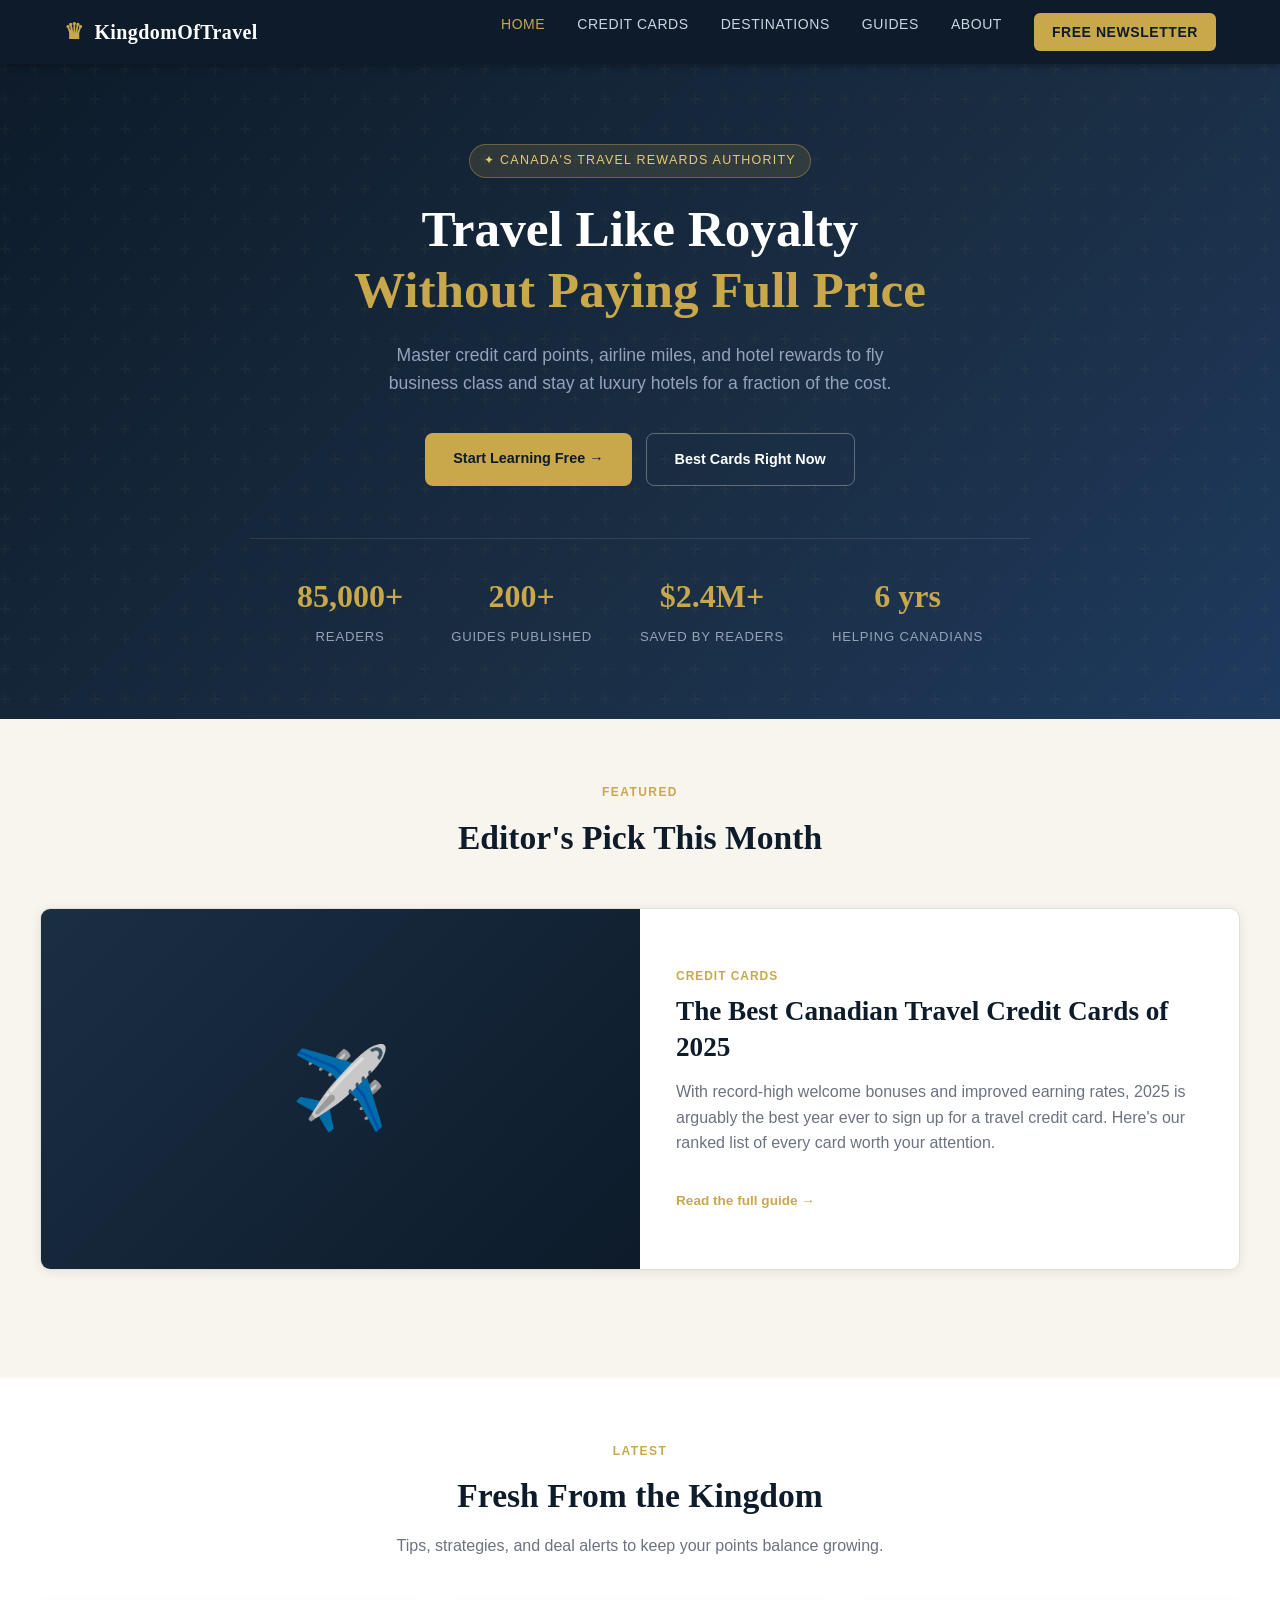
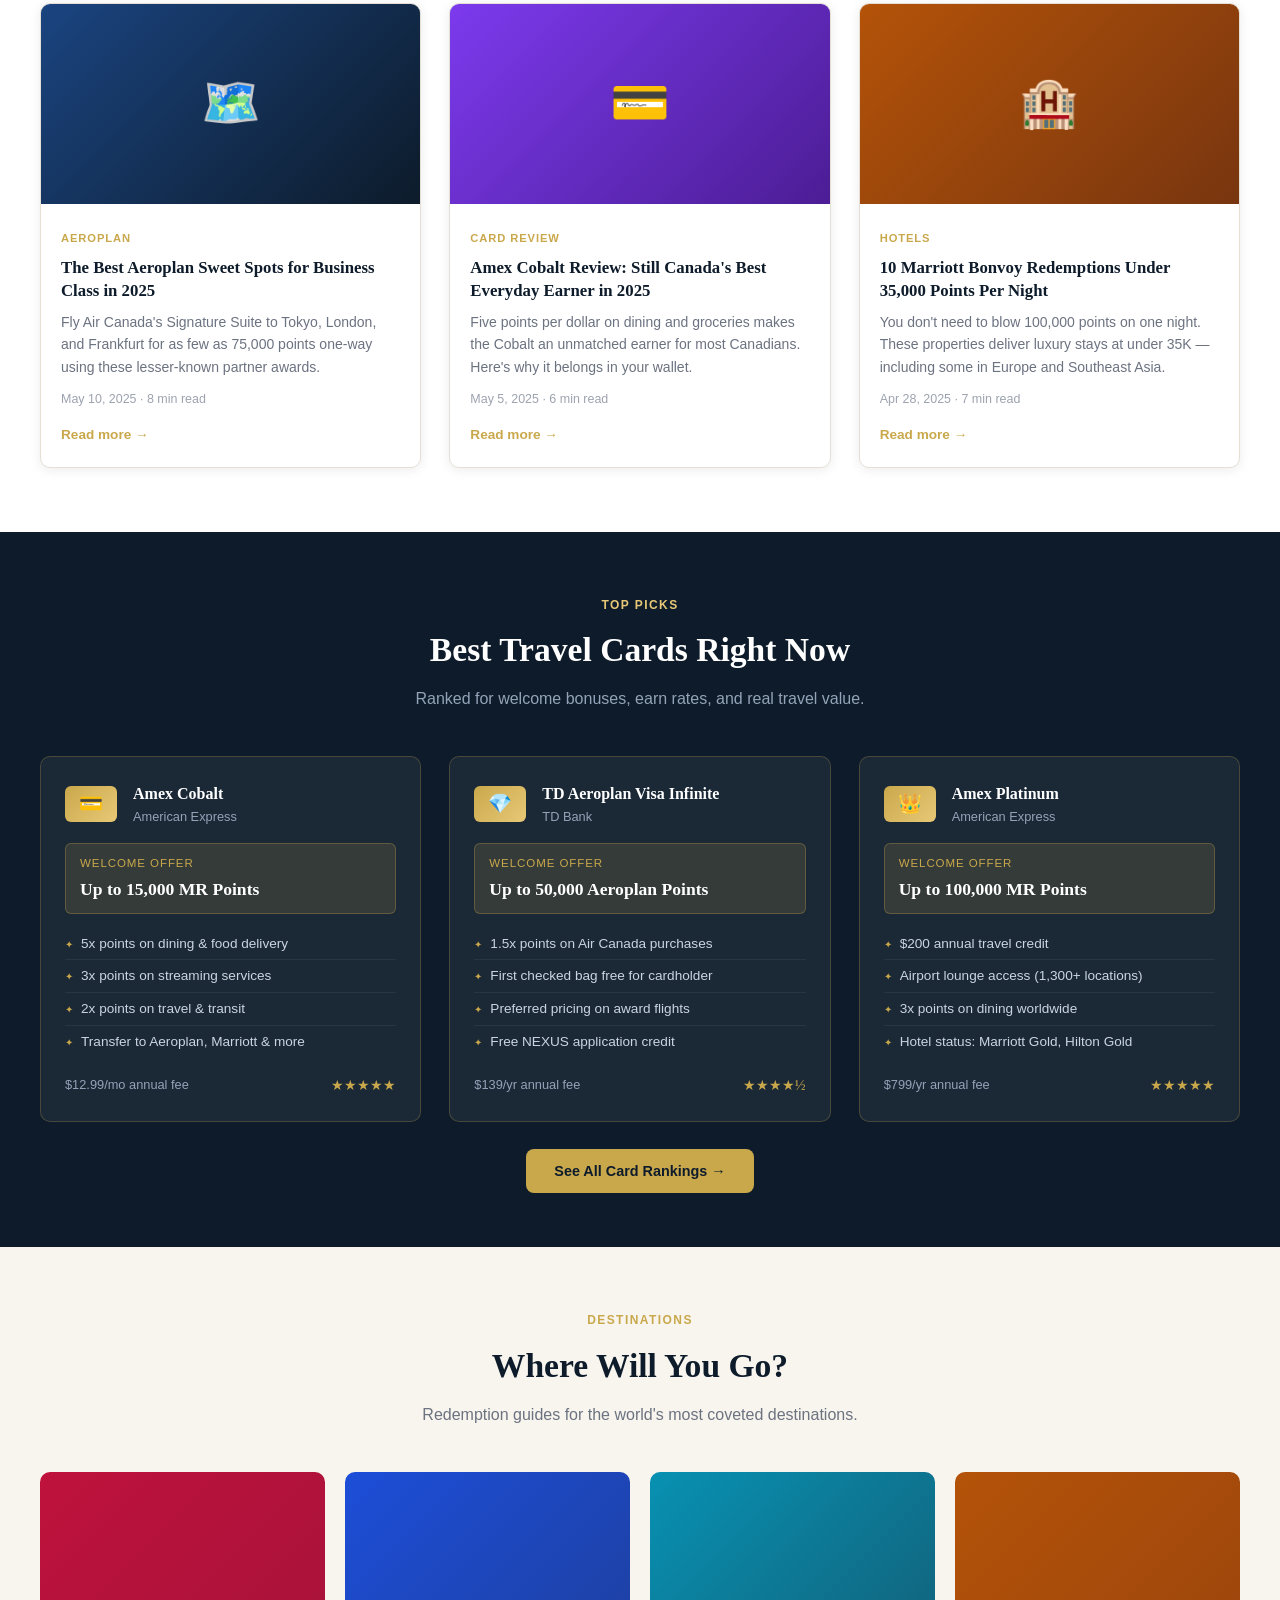
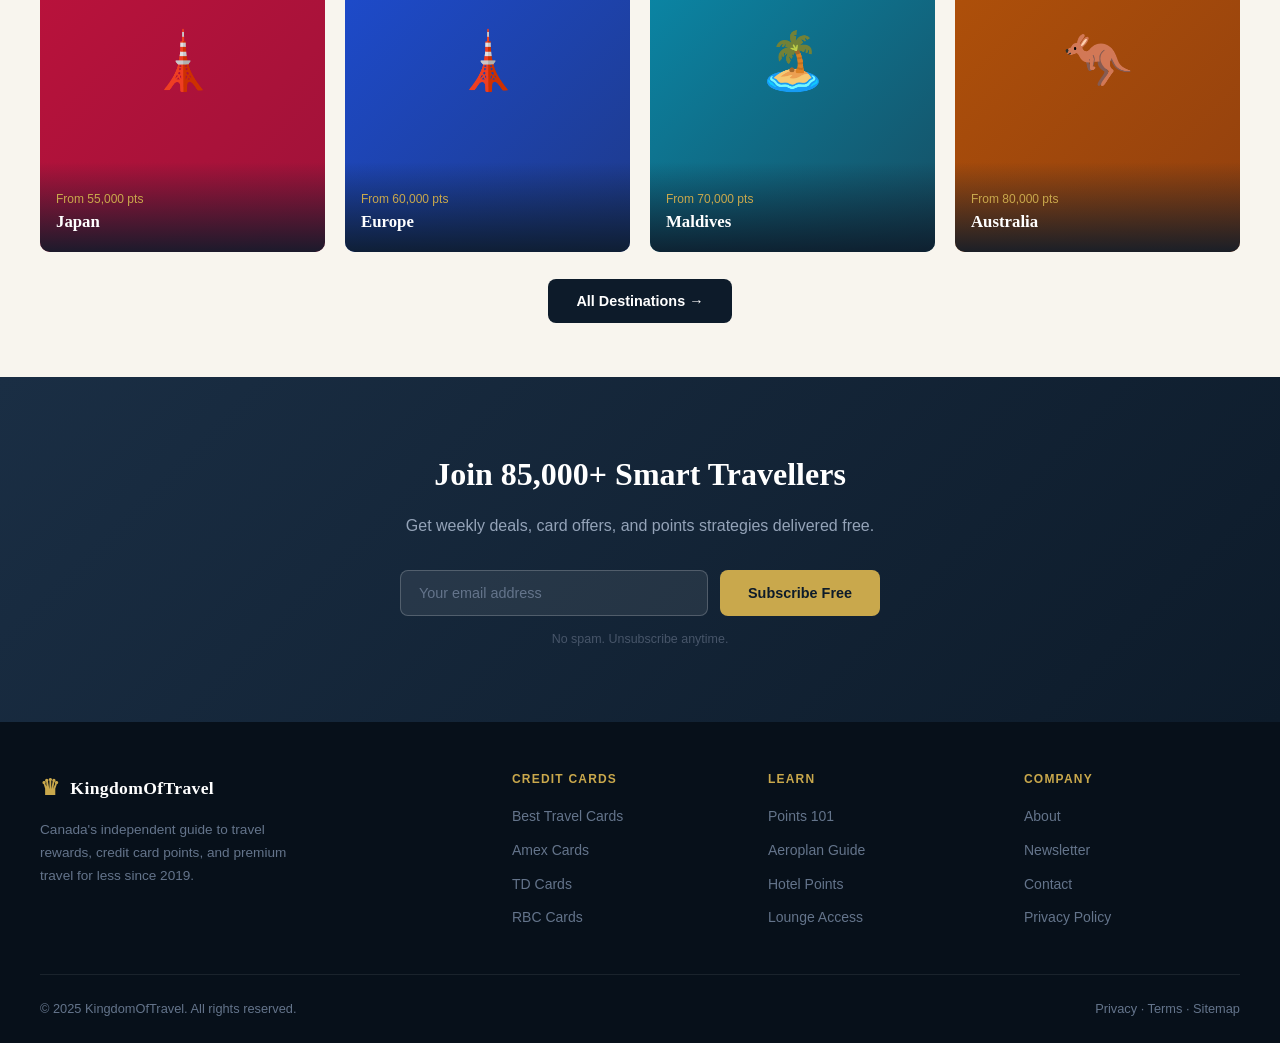
<file: index.html>
<!DOCTYPE html>
<html lang="en">
<head>
  <meta charset="UTF-8" />
  <meta name="viewport" content="width=device-width, initial-scale=1.0" />
  <title>KingdomOfTravel — Maximize Your Miles &amp; Points</title>
  <meta name="description" content="Canada's guide to travel rewards, credit card points, and premium travel for less. Learn how to fly business class and stay at luxury hotels using miles and points." />
  <link rel="canonical" href="https://kingdomoftravel.ca/" />
  <link rel="stylesheet" href="assets/style.css" />
</head>
<body>

  <!-- Header -->
  <header>
    <div class="header-inner">
      <a href="index.html" class="logo">
        <span class="crown">♛</span> KingdomOfTravel
      </a>
      <nav id="main-nav">
        <a href="index.html" class="active">Home</a>
        <a href="credit-cards.html">Credit Cards</a>
        <a href="destinations.html">Destinations</a>
        <a href="guides/points-101.html">Guides</a>
        <a href="about.html">About</a>
        <a href="newsletter.html" class="nav-cta">Free Newsletter</a>
      </nav>
      <div class="hamburger" onclick="toggleNav()">
        <span></span><span></span><span></span>
      </div>
    </div>
  </header>

  <!-- Hero -->
  <section class="hero">
    <div class="hero-content">
      <div class="hero-eyebrow">✦ Canada's Travel Rewards Authority</div>
      <h1>Travel Like Royalty<br/><em>Without Paying Full Price</em></h1>
      <p class="hero-sub">Master credit card points, airline miles, and hotel rewards to fly business class and stay at luxury hotels for a fraction of the cost.</p>
      <div class="hero-actions">
        <a href="guides/points-101.html" class="btn-primary">Start Learning Free →</a>
        <a href="credit-cards.html" class="btn-secondary">Best Cards Right Now</a>
      </div>
      <div class="hero-stats">
        <div class="stat-item">
          <div class="stat-number">85,000+</div>
          <div class="stat-label">Readers</div>
        </div>
        <div class="stat-item">
          <div class="stat-number">200+</div>
          <div class="stat-label">Guides Published</div>
        </div>
        <div class="stat-item">
          <div class="stat-number">$2.4M+</div>
          <div class="stat-label">Saved by Readers</div>
        </div>
        <div class="stat-item">
          <div class="stat-number">6 yrs</div>
          <div class="stat-label">Helping Canadians</div>
        </div>
      </div>
    </div>
  </section>

  <!-- Featured Article -->
  <section style="background: var(--cream); padding: 64px 24px;">
    <div class="section-inner">
      <div class="section-header">
        <span class="eyebrow">Featured</span>
        <h2>Editor's Pick This Month</h2>
      </div>
      <a href="articles/best-credit-cards-2025.html">
        <div class="featured-article">
          <div class="featured-img-placeholder" style="background: linear-gradient(135deg, #1A2E44, #0D1B2A);">✈️</div>
          <div class="featured-body">
            <span class="card-tag">Credit Cards</span>
            <h2>The Best Canadian Travel Credit Cards of 2025</h2>
            <p>With record-high welcome bonuses and improved earning rates, 2025 is arguably the best year ever to sign up for a travel credit card. Here's our ranked list of every card worth your attention.</p>
            <span class="card-link">Read the full guide →</span>
          </div>
        </div>
      </a>
    </div>
  </section>

  <!-- Latest Articles -->
  <section style="background: var(--white);">
    <div class="section-inner">
      <div class="section-header">
        <span class="eyebrow">Latest</span>
        <h2>Fresh From the Kingdom</h2>
        <p>Tips, strategies, and deal alerts to keep your points balance growing.</p>
      </div>
      <div class="card-grid card-grid-3">

        <a href="articles/aeroplan-sweet-spots.html">
          <div class="card">
            <div class="card-img-placeholder" style="background: linear-gradient(135deg, #1a4480, #0D1B2A);">🗺️</div>
            <div class="card-body">
              <span class="card-tag">Aeroplan</span>
              <h3>The Best Aeroplan Sweet Spots for Business Class in 2025</h3>
              <p>Fly Air Canada's Signature Suite to Tokyo, London, and Frankfurt for as few as 75,000 points one-way using these lesser-known partner awards.</p>
              <div class="card-meta">May 10, 2025 · 8 min read</div>
              <span class="card-link">Read more →</span>
            </div>
          </div>
        </a>

        <a href="articles/amex-cobalt-review.html">
          <div class="card">
            <div class="card-img-placeholder" style="background: linear-gradient(135deg, #7c3aed, #4c1d95);">💳</div>
            <div class="card-body">
              <span class="card-tag">Card Review</span>
              <h3>Amex Cobalt Review: Still Canada's Best Everyday Earner in 2025</h3>
              <p>Five points per dollar on dining and groceries makes the Cobalt an unmatched earner for most Canadians. Here's why it belongs in your wallet.</p>
              <div class="card-meta">May 5, 2025 · 6 min read</div>
              <span class="card-link">Read more →</span>
            </div>
          </div>
        </a>

        <a href="articles/marriott-bonvoy-hotels.html">
          <div class="card">
            <div class="card-img-placeholder" style="background: linear-gradient(135deg, #b45309, #78350f);">🏨</div>
            <div class="card-body">
              <span class="card-tag">Hotels</span>
              <h3>10 Marriott Bonvoy Redemptions Under 35,000 Points Per Night</h3>
              <p>You don't need to blow 100,000 points on one night. These properties deliver luxury stays at under 35K — including some in Europe and Southeast Asia.</p>
              <div class="card-meta">Apr 28, 2025 · 7 min read</div>
              <span class="card-link">Read more →</span>
            </div>
          </div>
        </a>

      </div>
    </div>
  </section>

  <!-- Credit Cards Section -->
  <section class="cc-section">
    <div class="section-inner">
      <div class="section-header">
        <span class="eyebrow" style="color: var(--gold-light);">Top Picks</span>
        <h2>Best Travel Cards Right Now</h2>
        <p>Ranked for welcome bonuses, earn rates, and real travel value.</p>
      </div>
      <div class="card-grid card-grid-3">

        <div class="cc-card">
          <div class="cc-card-header">
            <div class="cc-icon">💳</div>
            <div>
              <div class="cc-name">Amex Cobalt</div>
              <div class="cc-bank">American Express</div>
            </div>
          </div>
          <div class="cc-bonus">
            <div class="cc-bonus-label">Welcome Offer</div>
            <div class="cc-bonus-value">Up to 15,000 MR Points</div>
          </div>
          <ul class="cc-perks">
            <li>5x points on dining &amp; food delivery</li>
            <li>3x points on streaming services</li>
            <li>2x points on travel &amp; transit</li>
            <li>Transfer to Aeroplan, Marriott &amp; more</li>
          </ul>
          <div class="cc-footer">
            <span class="cc-annual">$12.99/mo annual fee</span>
            <span class="cc-rating">★★★★★</span>
          </div>
        </div>

        <div class="cc-card">
          <div class="cc-card-header">
            <div class="cc-icon">💎</div>
            <div>
              <div class="cc-name">TD Aeroplan Visa Infinite</div>
              <div class="cc-bank">TD Bank</div>
            </div>
          </div>
          <div class="cc-bonus">
            <div class="cc-bonus-label">Welcome Offer</div>
            <div class="cc-bonus-value">Up to 50,000 Aeroplan Points</div>
          </div>
          <ul class="cc-perks">
            <li>1.5x points on Air Canada purchases</li>
            <li>First checked bag free for cardholder</li>
            <li>Preferred pricing on award flights</li>
            <li>Free NEXUS application credit</li>
          </ul>
          <div class="cc-footer">
            <span class="cc-annual">$139/yr annual fee</span>
            <span class="cc-rating">★★★★½</span>
          </div>
        </div>

        <div class="cc-card">
          <div class="cc-card-header">
            <div class="cc-icon">👑</div>
            <div>
              <div class="cc-name">Amex Platinum</div>
              <div class="cc-bank">American Express</div>
            </div>
          </div>
          <div class="cc-bonus">
            <div class="cc-bonus-label">Welcome Offer</div>
            <div class="cc-bonus-value">Up to 100,000 MR Points</div>
          </div>
          <ul class="cc-perks">
            <li>$200 annual travel credit</li>
            <li>Airport lounge access (1,300+ locations)</li>
            <li>3x points on dining worldwide</li>
            <li>Hotel status: Marriott Gold, Hilton Gold</li>
          </ul>
          <div class="cc-footer">
            <span class="cc-annual">$799/yr annual fee</span>
            <span class="cc-rating">★★★★★</span>
          </div>
        </div>

      </div>
      <div style="text-align:center; margin-top: 36px;">
        <a href="credit-cards.html" class="btn-primary">See All Card Rankings →</a>
      </div>
    </div>
  </section>

  <!-- Destinations -->
  <section style="background: var(--cream);">
    <div class="section-inner">
      <div class="section-header">
        <span class="eyebrow">Destinations</span>
        <h2>Where Will You Go?</h2>
        <p>Redemption guides for the world's most coveted destinations.</p>
      </div>
      <div class="dest-grid">
        <a href="destinations.html#japan">
          <div class="dest-card">
            <div class="dest-img-placeholder" style="background: linear-gradient(135deg, #be123c, #9f1239);">🗼</div>
            <div class="dest-overlay">
              <div class="dest-tag">From 55,000 pts</div>
              <div class="dest-name">Japan</div>
            </div>
          </div>
        </a>
        <a href="destinations.html#europe">
          <div class="dest-card">
            <div class="dest-img-placeholder" style="background: linear-gradient(135deg, #1d4ed8, #1e3a8a);">🗼</div>
            <div class="dest-overlay">
              <div class="dest-tag">From 60,000 pts</div>
              <div class="dest-name">Europe</div>
            </div>
          </div>
        </a>
        <a href="destinations.html#maldives">
          <div class="dest-card">
            <div class="dest-img-placeholder" style="background: linear-gradient(135deg, #0891b2, #164e63);">🏝️</div>
            <div class="dest-overlay">
              <div class="dest-tag">From 70,000 pts</div>
              <div class="dest-name">Maldives</div>
            </div>
          </div>
        </a>
        <a href="destinations.html#aus">
          <div class="dest-card">
            <div class="dest-img-placeholder" style="background: linear-gradient(135deg, #b45309, #92400e);">🦘</div>
            <div class="dest-overlay">
              <div class="dest-tag">From 80,000 pts</div>
              <div class="dest-name">Australia</div>
            </div>
          </div>
        </a>
      </div>
      <div style="text-align:center; margin-top: 36px;">
        <a href="destinations.html" class="btn-primary" style="background: var(--navy); color: var(--white);">All Destinations →</a>
      </div>
    </div>
  </section>

  <!-- Newsletter -->
  <section class="newsletter-section">
    <div class="section-inner">
      <h2>Join 85,000+ Smart Travellers</h2>
      <p>Get weekly deals, card offers, and points strategies delivered free.</p>
      <form class="newsletter-form" onsubmit="return false;">
        <input type="email" placeholder="Your email address" />
        <button type="submit" class="btn-primary">Subscribe Free</button>
      </form>
      <p style="font-size: 0.78rem; color: #475569; margin-top: 14px; margin-bottom: 0;">No spam. Unsubscribe anytime.</p>
    </div>
  </section>

  <!-- Footer -->
  <footer>
    <div class="footer-inner">
      <div class="footer-top">
        <div class="footer-brand">
          <div class="logo"><span class="crown">♛</span> KingdomOfTravel</div>
          <p>Canada's independent guide to travel rewards, credit card points, and premium travel for less since 2019.</p>
        </div>
        <div class="footer-col">
          <h4>Credit Cards</h4>
          <ul>
            <li><a href="credit-cards.html">Best Travel Cards</a></li>
            <li><a href="credit-cards.html#amex">Amex Cards</a></li>
            <li><a href="credit-cards.html#td">TD Cards</a></li>
            <li><a href="credit-cards.html#rbc">RBC Cards</a></li>
          </ul>
        </div>
        <div class="footer-col">
          <h4>Learn</h4>
          <ul>
            <li><a href="guides/points-101.html">Points 101</a></li>
            <li><a href="guides/aeroplan-guide.html">Aeroplan Guide</a></li>
            <li><a href="guides/hotel-points.html">Hotel Points</a></li>
            <li><a href="guides/lounge-access.html">Lounge Access</a></li>
          </ul>
        </div>
        <div class="footer-col">
          <h4>Company</h4>
          <ul>
            <li><a href="about.html">About</a></li>
            <li><a href="newsletter.html">Newsletter</a></li>
            <li><a href="contact.html">Contact</a></li>
            <li><a href="privacy.html">Privacy Policy</a></li>
          </ul>
        </div>
      </div>
      <div class="footer-bottom">
        <span>© 2025 KingdomOfTravel. All rights reserved.</span>
        <span>
          <a href="privacy.html">Privacy</a> ·
          <a href="terms.html">Terms</a> ·
          <a href="sitemap.xml">Sitemap</a>
        </span>
      </div>
    </div>
  </footer>

  <script>
    function toggleNav() {
      document.getElementById('main-nav').classList.toggle('open');
    }
  </script>
</body>
</html>
</file>
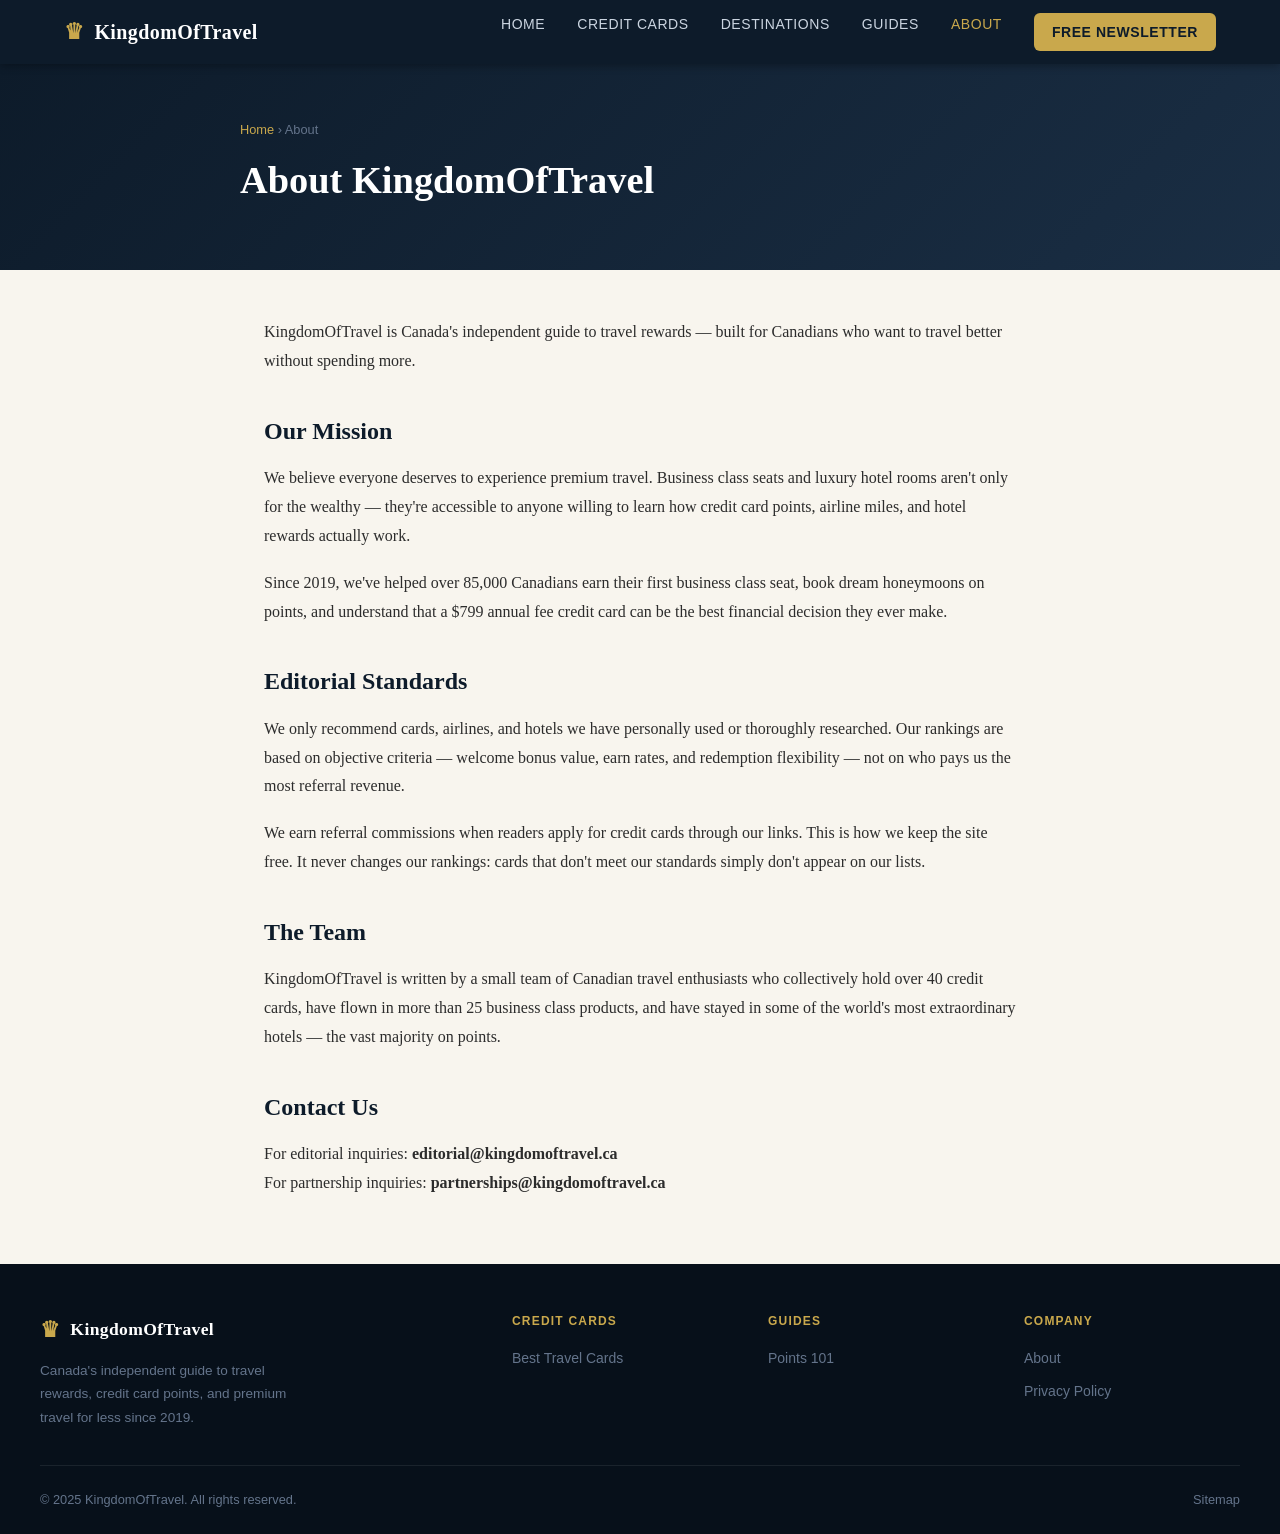
<file: about.html>
<!DOCTYPE html>
<html lang="en">
<head>
  <meta charset="UTF-8" />
  <meta name="viewport" content="width=device-width, initial-scale=1.0" />
  <title>About KingdomOfTravel — Canada's Travel Rewards Authority</title>
  <meta name="description" content="KingdomOfTravel is Canada's independent guide to travel rewards, credit card points, and premium travel. Learn about our mission and editorial standards." />
  <link rel="canonical" href="https://kingdomoftravel.ca/about" />
  <link rel="stylesheet" href="assets/style.css" />
</head>
<body>

  <header>
    <div class="header-inner">
      <a href="index.html" class="logo"><span class="crown">♛</span> KingdomOfTravel</a>
      <nav id="main-nav">
        <a href="index.html">Home</a>
        <a href="credit-cards.html">Credit Cards</a>
        <a href="destinations.html">Destinations</a>
        <a href="guides/points-101.html">Guides</a>
        <a href="about.html" class="active">About</a>
        <a href="newsletter.html" class="nav-cta">Free Newsletter</a>
      </nav>
      <div class="hamburger" onclick="toggleNav()"><span></span><span></span><span></span></div>
    </div>
  </header>

  <section class="page-hero">
    <div class="page-hero-inner">
      <div class="breadcrumb"><a href="index.html">Home</a> › About</div>
      <h1>About KingdomOfTravel</h1>
    </div>
  </section>

  <div class="article-body">
    <p>KingdomOfTravel is Canada's independent guide to travel rewards — built for Canadians who want to travel better without spending more.</p>

    <h2>Our Mission</h2>
    <p>We believe everyone deserves to experience premium travel. Business class seats and luxury hotel rooms aren't only for the wealthy — they're accessible to anyone willing to learn how credit card points, airline miles, and hotel rewards actually work.</p>
    <p>Since 2019, we've helped over 85,000 Canadians earn their first business class seat, book dream honeymoons on points, and understand that a $799 annual fee credit card can be the best financial decision they ever make.</p>

    <h2>Editorial Standards</h2>
    <p>We only recommend cards, airlines, and hotels we have personally used or thoroughly researched. Our rankings are based on objective criteria — welcome bonus value, earn rates, and redemption flexibility — not on who pays us the most referral revenue.</p>
    <p>We earn referral commissions when readers apply for credit cards through our links. This is how we keep the site free. It never changes our rankings: cards that don't meet our standards simply don't appear on our lists.</p>

    <h2>The Team</h2>
    <p>KingdomOfTravel is written by a small team of Canadian travel enthusiasts who collectively hold over 40 credit cards, have flown in more than 25 business class products, and have stayed in some of the world's most extraordinary hotels — the vast majority on points.</p>

    <h2>Contact Us</h2>
    <p>For editorial inquiries: <strong>editorial@kingdomoftravel.ca</strong><br/>
    For partnership inquiries: <strong>partnerships@kingdomoftravel.ca</strong></p>
  </div>

  <footer>
    <div class="footer-inner">
      <div class="footer-top">
        <div class="footer-brand">
          <div class="logo"><span class="crown">♛</span> KingdomOfTravel</div>
          <p>Canada's independent guide to travel rewards, credit card points, and premium travel for less since 2019.</p>
        </div>
        <div class="footer-col">
          <h4>Credit Cards</h4>
          <ul><li><a href="credit-cards.html">Best Travel Cards</a></li></ul>
        </div>
        <div class="footer-col">
          <h4>Guides</h4>
          <ul><li><a href="guides/points-101.html">Points 101</a></li></ul>
        </div>
        <div class="footer-col">
          <h4>Company</h4>
          <ul>
            <li><a href="about.html">About</a></li>
            <li><a href="privacy.html">Privacy Policy</a></li>
          </ul>
        </div>
      </div>
      <div class="footer-bottom">
        <span>© 2025 KingdomOfTravel. All rights reserved.</span>
        <span><a href="sitemap.xml">Sitemap</a></span>
      </div>
    </div>
  </footer>

  <script>function toggleNav(){document.getElementById('main-nav').classList.toggle('open');}</script>
</body>
</html>
</file>
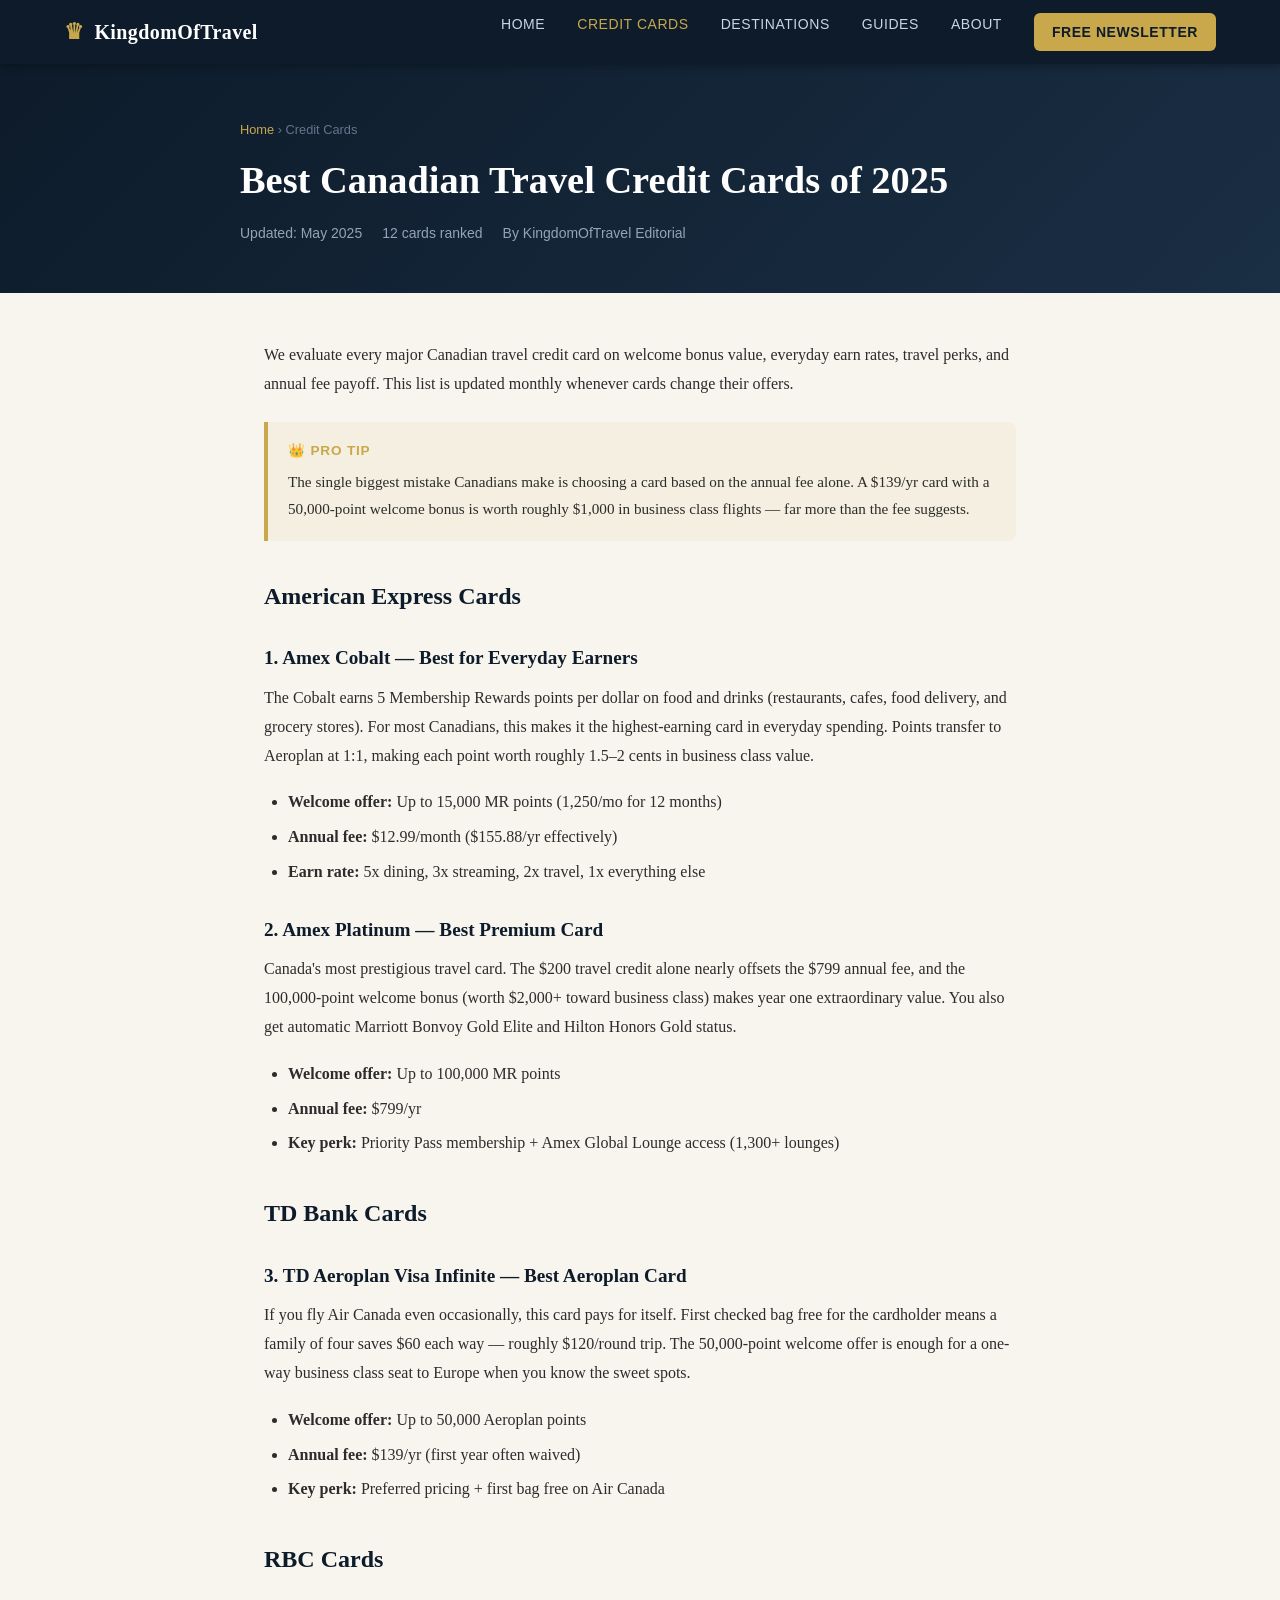
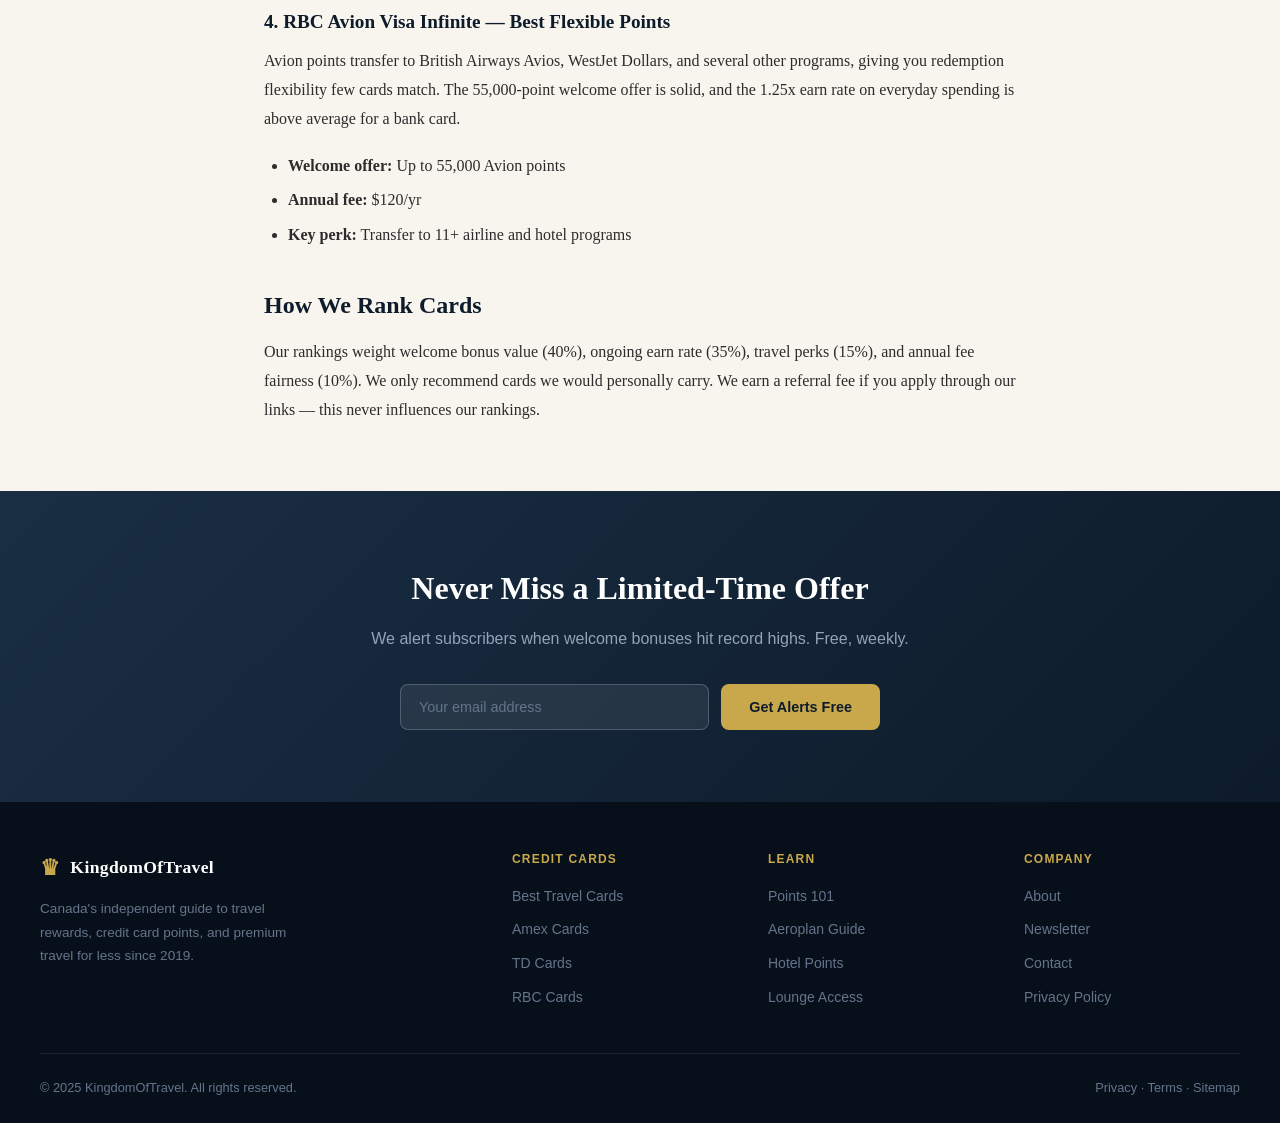
<file: credit-cards.html>
<!DOCTYPE html>
<html lang="en">
<head>
  <meta charset="UTF-8" />
  <meta name="viewport" content="width=device-width, initial-scale=1.0" />
  <title>Best Canadian Travel Credit Cards 2025 — KingdomOfTravel</title>
  <meta name="description" content="Ranked: the best Canadian travel credit cards for 2025 by welcome bonus, earn rate, and real travel value. Updated monthly." />
  <link rel="canonical" href="https://kingdomoftravel.ca/credit-cards" />
  <link rel="stylesheet" href="assets/style.css" />
</head>
<body>

  <header>
    <div class="header-inner">
      <a href="index.html" class="logo"><span class="crown">♛</span> KingdomOfTravel</a>
      <nav id="main-nav">
        <a href="index.html">Home</a>
        <a href="credit-cards.html" class="active">Credit Cards</a>
        <a href="destinations.html">Destinations</a>
        <a href="guides/points-101.html">Guides</a>
        <a href="about.html">About</a>
        <a href="newsletter.html" class="nav-cta">Free Newsletter</a>
      </nav>
      <div class="hamburger" onclick="toggleNav()"><span></span><span></span><span></span></div>
    </div>
  </header>

  <section class="page-hero">
    <div class="page-hero-inner">
      <div class="breadcrumb"><a href="index.html">Home</a> › Credit Cards</div>
      <h1>Best Canadian Travel Credit Cards of 2025</h1>
      <div class="meta">
        <span>Updated: May 2025</span>
        <span>12 cards ranked</span>
        <span>By KingdomOfTravel Editorial</span>
      </div>
    </div>
  </section>

  <div class="article-body">
    <p>We evaluate every major Canadian travel credit card on welcome bonus value, everyday earn rates, travel perks, and annual fee payoff. This list is updated monthly whenever cards change their offers.</p>

    <div class="tip-box">
      <strong>👑 Pro Tip</strong>
      <p>The single biggest mistake Canadians make is choosing a card based on the annual fee alone. A $139/yr card with a 50,000-point welcome bonus is worth roughly $1,000 in business class flights — far more than the fee suggests.</p>
    </div>

    <h2 id="amex">American Express Cards</h2>

    <h3>1. Amex Cobalt — Best for Everyday Earners</h3>
    <p>The Cobalt earns 5 Membership Rewards points per dollar on food and drinks (restaurants, cafes, food delivery, and grocery stores). For most Canadians, this makes it the highest-earning card in everyday spending. Points transfer to Aeroplan at 1:1, making each point worth roughly 1.5–2 cents in business class value.</p>
    <ul>
      <li><strong>Welcome offer:</strong> Up to 15,000 MR points (1,250/mo for 12 months)</li>
      <li><strong>Annual fee:</strong> $12.99/month ($155.88/yr effectively)</li>
      <li><strong>Earn rate:</strong> 5x dining, 3x streaming, 2x travel, 1x everything else</li>
    </ul>

    <h3>2. Amex Platinum — Best Premium Card</h3>
    <p>Canada's most prestigious travel card. The $200 travel credit alone nearly offsets the $799 annual fee, and the 100,000-point welcome bonus (worth $2,000+ toward business class) makes year one extraordinary value. You also get automatic Marriott Bonvoy Gold Elite and Hilton Honors Gold status.</p>
    <ul>
      <li><strong>Welcome offer:</strong> Up to 100,000 MR points</li>
      <li><strong>Annual fee:</strong> $799/yr</li>
      <li><strong>Key perk:</strong> Priority Pass membership + Amex Global Lounge access (1,300+ lounges)</li>
    </ul>

    <h2 id="td">TD Bank Cards</h2>

    <h3>3. TD Aeroplan Visa Infinite — Best Aeroplan Card</h3>
    <p>If you fly Air Canada even occasionally, this card pays for itself. First checked bag free for the cardholder means a family of four saves $60 each way — roughly $120/round trip. The 50,000-point welcome offer is enough for a one-way business class seat to Europe when you know the sweet spots.</p>
    <ul>
      <li><strong>Welcome offer:</strong> Up to 50,000 Aeroplan points</li>
      <li><strong>Annual fee:</strong> $139/yr (first year often waived)</li>
      <li><strong>Key perk:</strong> Preferred pricing + first bag free on Air Canada</li>
    </ul>

    <h2 id="rbc">RBC Cards</h2>

    <h3>4. RBC Avion Visa Infinite — Best Flexible Points</h3>
    <p>Avion points transfer to British Airways Avios, WestJet Dollars, and several other programs, giving you redemption flexibility few cards match. The 55,000-point welcome offer is solid, and the 1.25x earn rate on everyday spending is above average for a bank card.</p>
    <ul>
      <li><strong>Welcome offer:</strong> Up to 55,000 Avion points</li>
      <li><strong>Annual fee:</strong> $120/yr</li>
      <li><strong>Key perk:</strong> Transfer to 11+ airline and hotel programs</li>
    </ul>

    <h2>How We Rank Cards</h2>
    <p>Our rankings weight welcome bonus value (40%), ongoing earn rate (35%), travel perks (15%), and annual fee fairness (10%). We only recommend cards we would personally carry. We earn a referral fee if you apply through our links — this never influences our rankings.</p>
  </div>

  <section class="newsletter-section">
    <div class="section-inner">
      <h2>Never Miss a Limited-Time Offer</h2>
      <p>We alert subscribers when welcome bonuses hit record highs. Free, weekly.</p>
      <form class="newsletter-form" onsubmit="return false;">
        <input type="email" placeholder="Your email address" />
        <button type="submit" class="btn-primary">Get Alerts Free</button>
      </form>
    </div>
  </section>

  <footer>
    <div class="footer-inner">
      <div class="footer-top">
        <div class="footer-brand">
          <div class="logo"><span class="crown">♛</span> KingdomOfTravel</div>
          <p>Canada's independent guide to travel rewards, credit card points, and premium travel for less since 2019.</p>
        </div>
        <div class="footer-col">
          <h4>Credit Cards</h4>
          <ul>
            <li><a href="credit-cards.html">Best Travel Cards</a></li>
            <li><a href="credit-cards.html#amex">Amex Cards</a></li>
            <li><a href="credit-cards.html#td">TD Cards</a></li>
            <li><a href="credit-cards.html#rbc">RBC Cards</a></li>
          </ul>
        </div>
        <div class="footer-col">
          <h4>Learn</h4>
          <ul>
            <li><a href="guides/points-101.html">Points 101</a></li>
            <li><a href="guides/aeroplan-guide.html">Aeroplan Guide</a></li>
            <li><a href="guides/hotel-points.html">Hotel Points</a></li>
            <li><a href="guides/lounge-access.html">Lounge Access</a></li>
          </ul>
        </div>
        <div class="footer-col">
          <h4>Company</h4>
          <ul>
            <li><a href="about.html">About</a></li>
            <li><a href="newsletter.html">Newsletter</a></li>
            <li><a href="contact.html">Contact</a></li>
            <li><a href="privacy.html">Privacy Policy</a></li>
          </ul>
        </div>
      </div>
      <div class="footer-bottom">
        <span>© 2025 KingdomOfTravel. All rights reserved.</span>
        <span><a href="privacy.html">Privacy</a> · <a href="terms.html">Terms</a> · <a href="sitemap.xml">Sitemap</a></span>
      </div>
    </div>
  </footer>

  <script>function toggleNav(){document.getElementById('main-nav').classList.toggle('open');}</script>
</body>
</html>
</file>
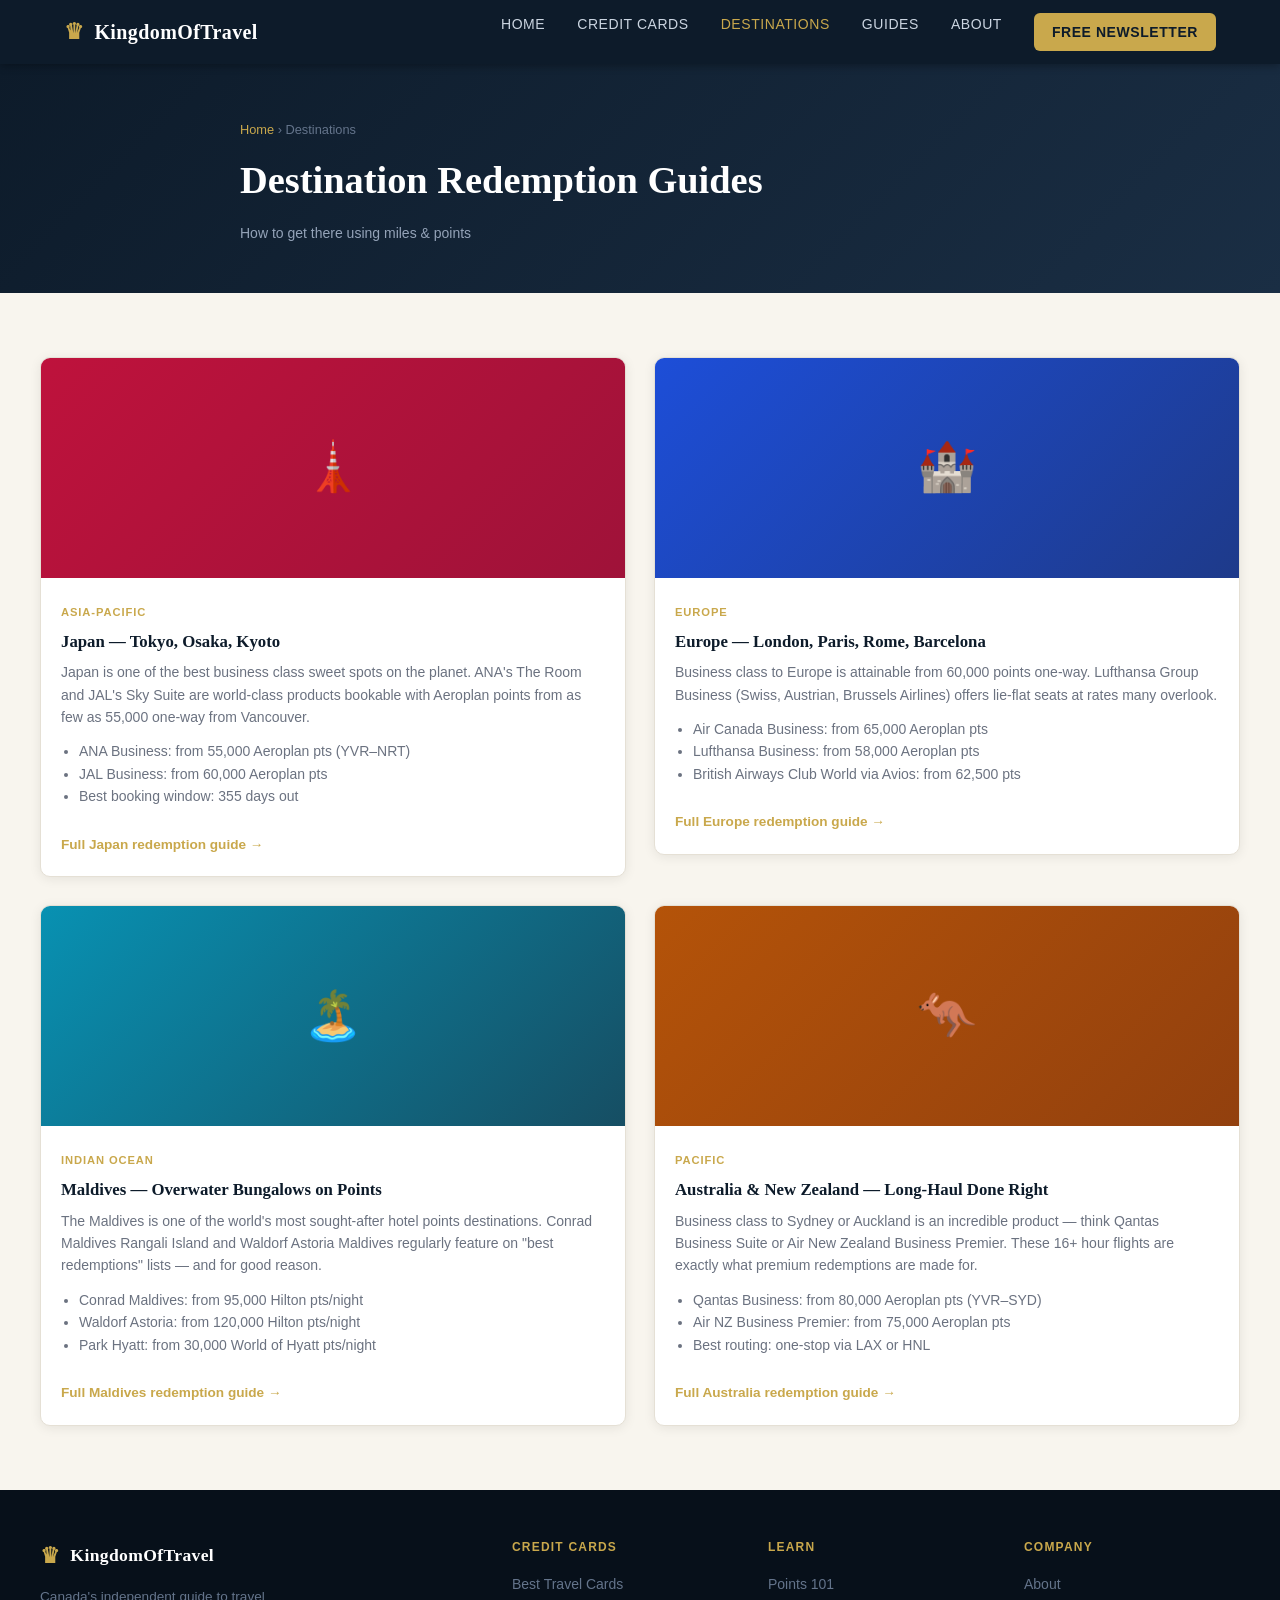
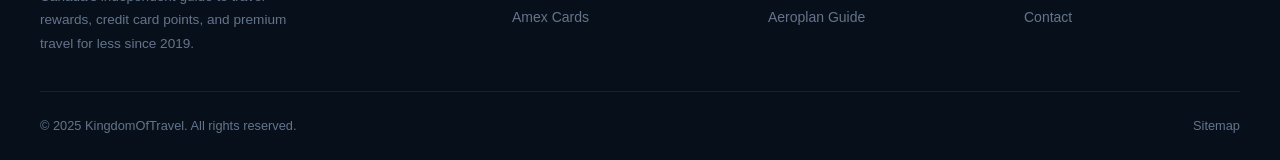
<file: destinations.html>
<!DOCTYPE html>
<html lang="en">
<head>
  <meta charset="UTF-8" />
  <meta name="viewport" content="width=device-width, initial-scale=1.0" />
  <title>Destinations — KingdomOfTravel</title>
  <meta name="description" content="How to reach the world's best destinations using miles and points. Business class to Japan, Europe, the Maldives, and more." />
  <link rel="canonical" href="https://kingdomoftravel.ca/destinations" />
  <link rel="stylesheet" href="assets/style.css" />
</head>
<body>

  <header>
    <div class="header-inner">
      <a href="index.html" class="logo"><span class="crown">♛</span> KingdomOfTravel</a>
      <nav id="main-nav">
        <a href="index.html">Home</a>
        <a href="credit-cards.html">Credit Cards</a>
        <a href="destinations.html" class="active">Destinations</a>
        <a href="guides/points-101.html">Guides</a>
        <a href="about.html">About</a>
        <a href="newsletter.html" class="nav-cta">Free Newsletter</a>
      </nav>
      <div class="hamburger" onclick="toggleNav()"><span></span><span></span><span></span></div>
    </div>
  </header>

  <section class="page-hero">
    <div class="page-hero-inner">
      <div class="breadcrumb"><a href="index.html">Home</a> › Destinations</div>
      <h1>Destination Redemption Guides</h1>
      <div class="meta">
        <span>How to get there using miles &amp; points</span>
      </div>
    </div>
  </section>

  <section style="padding: 64px 24px; background: var(--cream);">
    <div class="section-inner">
      <div class="card-grid card-grid-2">

        <a href="#japan" id="japan">
          <div class="card">
            <div class="card-img-placeholder" style="background: linear-gradient(135deg, #be123c, #9f1239); height: 220px;">🗼</div>
            <div class="card-body">
              <span class="card-tag">Asia-Pacific</span>
              <h3>Japan — Tokyo, Osaka, Kyoto</h3>
              <p>Japan is one of the best business class sweet spots on the planet. ANA's The Room and JAL's Sky Suite are world-class products bookable with Aeroplan points from as few as 55,000 one-way from Vancouver.</p>
              <ul style="margin: 12px 0 12px 18px; font-family: Arial, sans-serif; font-size: 0.875rem; color: var(--text-light);">
                <li>ANA Business: from 55,000 Aeroplan pts (YVR–NRT)</li>
                <li>JAL Business: from 60,000 Aeroplan pts</li>
                <li>Best booking window: 355 days out</li>
              </ul>
              <span class="card-link">Full Japan redemption guide →</span>
            </div>
          </div>
        </a>

        <a href="#europe" id="europe">
          <div class="card">
            <div class="card-img-placeholder" style="background: linear-gradient(135deg, #1d4ed8, #1e3a8a); height: 220px;">🏰</div>
            <div class="card-body">
              <span class="card-tag">Europe</span>
              <h3>Europe — London, Paris, Rome, Barcelona</h3>
              <p>Business class to Europe is attainable from 60,000 points one-way. Lufthansa Group Business (Swiss, Austrian, Brussels Airlines) offers lie-flat seats at rates many overlook.</p>
              <ul style="margin: 12px 0 12px 18px; font-family: Arial, sans-serif; font-size: 0.875rem; color: var(--text-light);">
                <li>Air Canada Business: from 65,000 Aeroplan pts</li>
                <li>Lufthansa Business: from 58,000 Aeroplan pts</li>
                <li>British Airways Club World via Avios: from 62,500 pts</li>
              </ul>
              <span class="card-link">Full Europe redemption guide →</span>
            </div>
          </div>
        </a>

        <a href="#maldives" id="maldives">
          <div class="card">
            <div class="card-img-placeholder" style="background: linear-gradient(135deg, #0891b2, #164e63); height: 220px;">🏝️</div>
            <div class="card-body">
              <span class="card-tag">Indian Ocean</span>
              <h3>Maldives — Overwater Bungalows on Points</h3>
              <p>The Maldives is one of the world's most sought-after hotel points destinations. Conrad Maldives Rangali Island and Waldorf Astoria Maldives regularly feature on "best redemptions" lists — and for good reason.</p>
              <ul style="margin: 12px 0 12px 18px; font-family: Arial, sans-serif; font-size: 0.875rem; color: var(--text-light);">
                <li>Conrad Maldives: from 95,000 Hilton pts/night</li>
                <li>Waldorf Astoria: from 120,000 Hilton pts/night</li>
                <li>Park Hyatt: from 30,000 World of Hyatt pts/night</li>
              </ul>
              <span class="card-link">Full Maldives redemption guide →</span>
            </div>
          </div>
        </a>

        <a href="#aus" id="aus">
          <div class="card">
            <div class="card-img-placeholder" style="background: linear-gradient(135deg, #b45309, #92400e); height: 220px;">🦘</div>
            <div class="card-body">
              <span class="card-tag">Pacific</span>
              <h3>Australia &amp; New Zealand — Long-Haul Done Right</h3>
              <p>Business class to Sydney or Auckland is an incredible product — think Qantas Business Suite or Air New Zealand Business Premier. These 16+ hour flights are exactly what premium redemptions are made for.</p>
              <ul style="margin: 12px 0 12px 18px; font-family: Arial, sans-serif; font-size: 0.875rem; color: var(--text-light);">
                <li>Qantas Business: from 80,000 Aeroplan pts (YVR–SYD)</li>
                <li>Air NZ Business Premier: from 75,000 Aeroplan pts</li>
                <li>Best routing: one-stop via LAX or HNL</li>
              </ul>
              <span class="card-link">Full Australia redemption guide →</span>
            </div>
          </div>
        </a>

      </div>
    </div>
  </section>

  <footer>
    <div class="footer-inner">
      <div class="footer-top">
        <div class="footer-brand">
          <div class="logo"><span class="crown">♛</span> KingdomOfTravel</div>
          <p>Canada's independent guide to travel rewards, credit card points, and premium travel for less since 2019.</p>
        </div>
        <div class="footer-col">
          <h4>Credit Cards</h4>
          <ul>
            <li><a href="credit-cards.html">Best Travel Cards</a></li>
            <li><a href="credit-cards.html#amex">Amex Cards</a></li>
          </ul>
        </div>
        <div class="footer-col">
          <h4>Learn</h4>
          <ul>
            <li><a href="guides/points-101.html">Points 101</a></li>
            <li><a href="guides/aeroplan-guide.html">Aeroplan Guide</a></li>
          </ul>
        </div>
        <div class="footer-col">
          <h4>Company</h4>
          <ul>
            <li><a href="about.html">About</a></li>
            <li><a href="contact.html">Contact</a></li>
          </ul>
        </div>
      </div>
      <div class="footer-bottom">
        <span>© 2025 KingdomOfTravel. All rights reserved.</span>
        <span><a href="sitemap.xml">Sitemap</a></span>
      </div>
    </div>
  </footer>

  <script>function toggleNav(){document.getElementById('main-nav').classList.toggle('open');}</script>
</body>
</html>
</file>
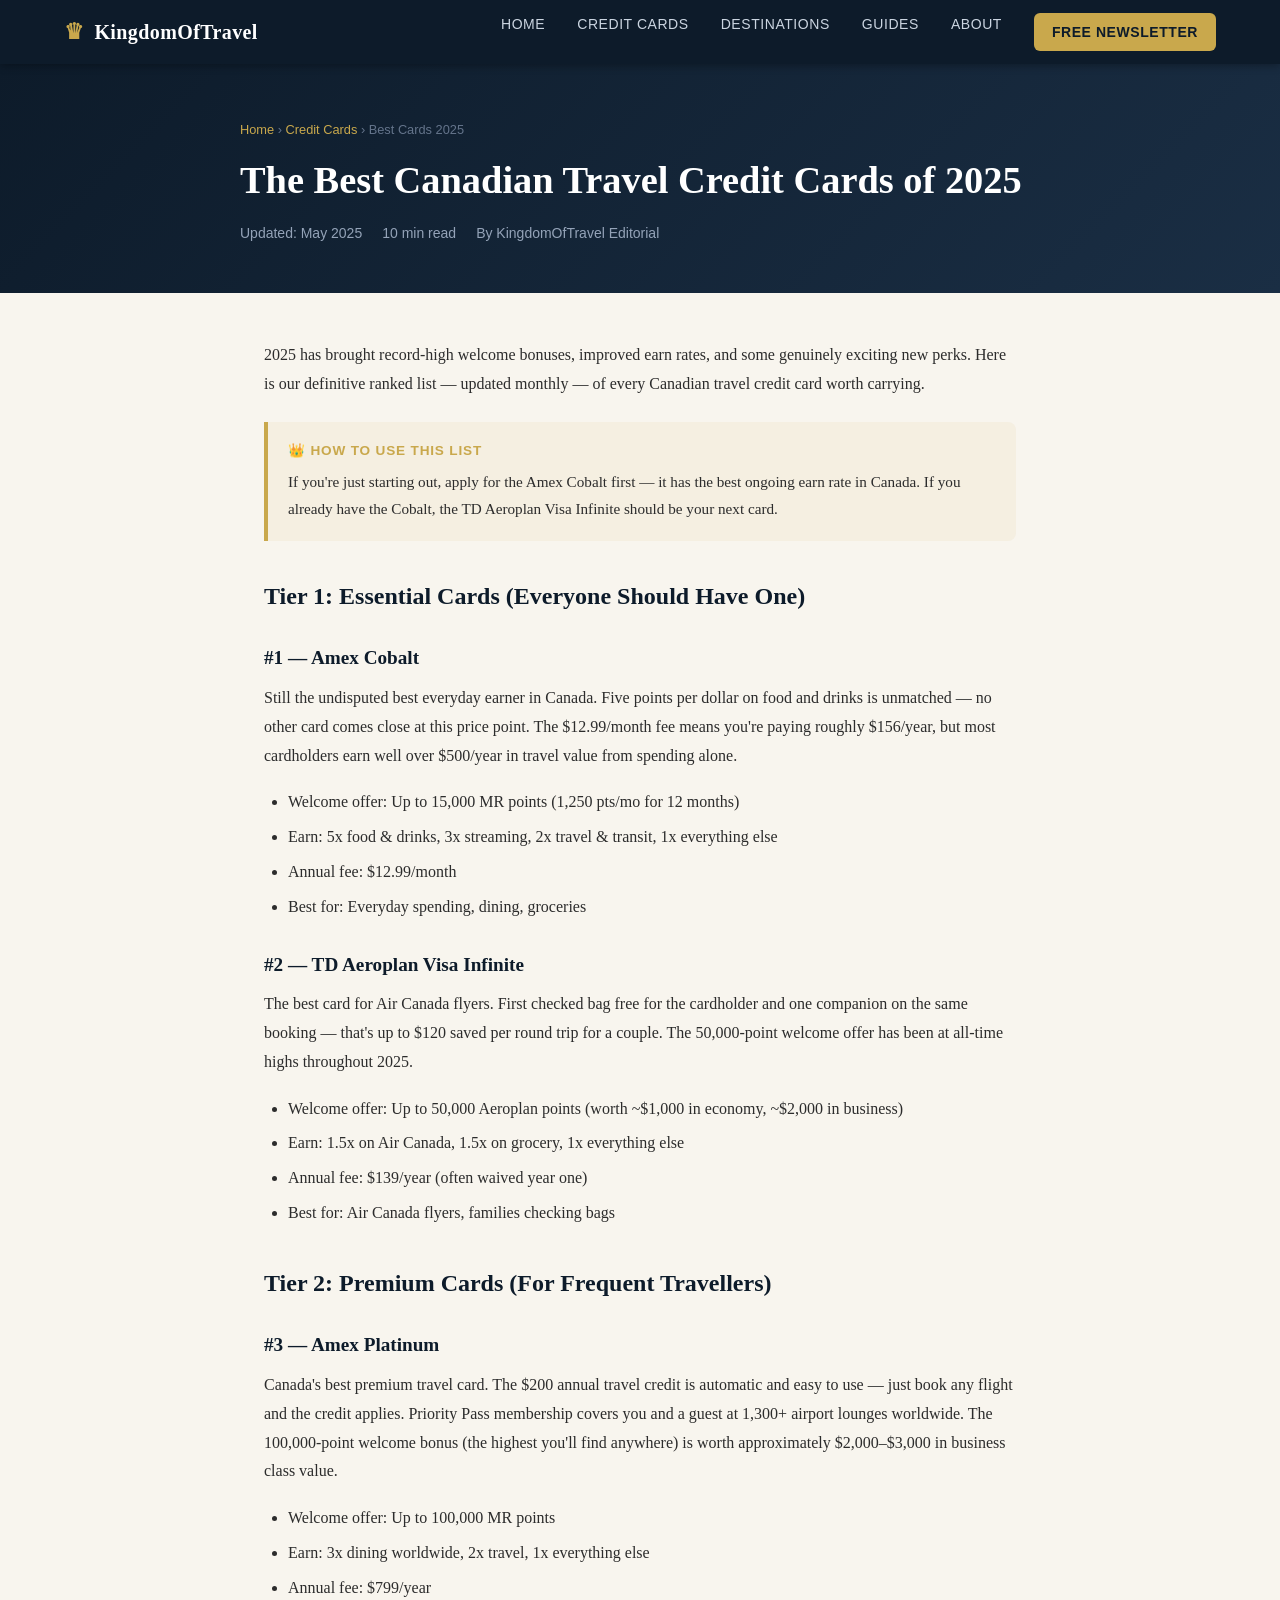
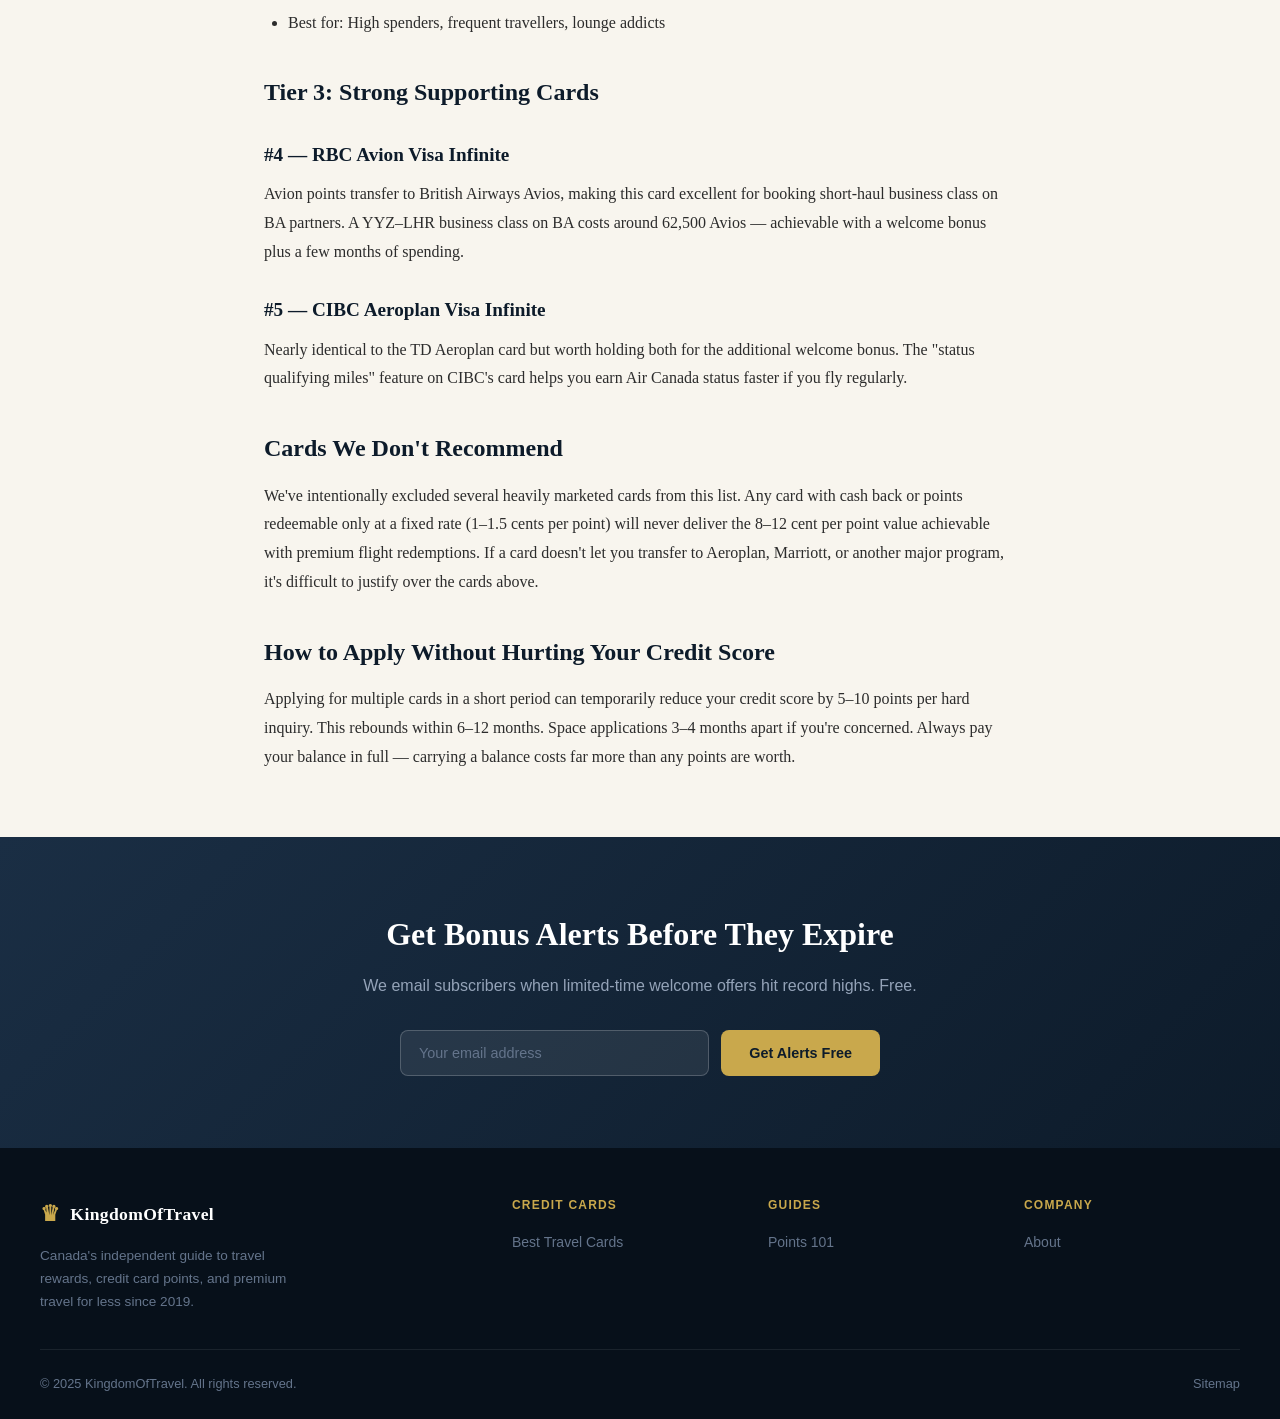
<file: articles/best-credit-cards-2025.html>
<!DOCTYPE html>
<html lang="en">
<head>
  <meta charset="UTF-8" />
  <meta name="viewport" content="width=device-width, initial-scale=1.0" />
  <title>Best Canadian Travel Credit Cards of 2025 — KingdomOfTravel</title>
  <meta name="description" content="Our ranked list of the best Canadian travel credit cards of 2025, updated monthly. Includes welcome bonuses, earn rates, and real travel value analysis." />
  <link rel="canonical" href="https://kingdomoftravel.ca/articles/best-credit-cards-2025" />
  <link rel="stylesheet" href="../assets/style.css" />
</head>
<body>

  <header>
    <div class="header-inner">
      <a href="../index.html" class="logo"><span class="crown">♛</span> KingdomOfTravel</a>
      <nav id="main-nav">
        <a href="../index.html">Home</a>
        <a href="../credit-cards.html">Credit Cards</a>
        <a href="../destinations.html">Destinations</a>
        <a href="../guides/points-101.html">Guides</a>
        <a href="../about.html">About</a>
        <a href="../newsletter.html" class="nav-cta">Free Newsletter</a>
      </nav>
      <div class="hamburger" onclick="toggleNav()"><span></span><span></span><span></span></div>
    </div>
  </header>

  <section class="page-hero">
    <div class="page-hero-inner">
      <div class="breadcrumb"><a href="../index.html">Home</a> › <a href="../credit-cards.html">Credit Cards</a> › Best Cards 2025</div>
      <h1>The Best Canadian Travel Credit Cards of 2025</h1>
      <div class="meta">
        <span>Updated: May 2025</span>
        <span>10 min read</span>
        <span>By KingdomOfTravel Editorial</span>
      </div>
    </div>
  </section>

  <div class="article-body">
    <p>2025 has brought record-high welcome bonuses, improved earn rates, and some genuinely exciting new perks. Here is our definitive ranked list — updated monthly — of every Canadian travel credit card worth carrying.</p>

    <div class="tip-box">
      <strong>👑 How to Use This List</strong>
      <p>If you're just starting out, apply for the Amex Cobalt first — it has the best ongoing earn rate in Canada. If you already have the Cobalt, the TD Aeroplan Visa Infinite should be your next card.</p>
    </div>

    <h2>Tier 1: Essential Cards (Everyone Should Have One)</h2>

    <h3>#1 — Amex Cobalt</h3>
    <p>Still the undisputed best everyday earner in Canada. Five points per dollar on food and drinks is unmatched — no other card comes close at this price point. The $12.99/month fee means you're paying roughly $156/year, but most cardholders earn well over $500/year in travel value from spending alone.</p>
    <ul>
      <li>Welcome offer: Up to 15,000 MR points (1,250 pts/mo for 12 months)</li>
      <li>Earn: 5x food &amp; drinks, 3x streaming, 2x travel &amp; transit, 1x everything else</li>
      <li>Annual fee: $12.99/month</li>
      <li>Best for: Everyday spending, dining, groceries</li>
    </ul>

    <h3>#2 — TD Aeroplan Visa Infinite</h3>
    <p>The best card for Air Canada flyers. First checked bag free for the cardholder and one companion on the same booking — that's up to $120 saved per round trip for a couple. The 50,000-point welcome offer has been at all-time highs throughout 2025.</p>
    <ul>
      <li>Welcome offer: Up to 50,000 Aeroplan points (worth ~$1,000 in economy, ~$2,000 in business)</li>
      <li>Earn: 1.5x on Air Canada, 1.5x on grocery, 1x everything else</li>
      <li>Annual fee: $139/year (often waived year one)</li>
      <li>Best for: Air Canada flyers, families checking bags</li>
    </ul>

    <h2>Tier 2: Premium Cards (For Frequent Travellers)</h2>

    <h3>#3 — Amex Platinum</h3>
    <p>Canada's best premium travel card. The $200 annual travel credit is automatic and easy to use — just book any flight and the credit applies. Priority Pass membership covers you and a guest at 1,300+ airport lounges worldwide. The 100,000-point welcome bonus (the highest you'll find anywhere) is worth approximately $2,000–$3,000 in business class value.</p>
    <ul>
      <li>Welcome offer: Up to 100,000 MR points</li>
      <li>Earn: 3x dining worldwide, 2x travel, 1x everything else</li>
      <li>Annual fee: $799/year</li>
      <li>Best for: High spenders, frequent travellers, lounge addicts</li>
    </ul>

    <h2>Tier 3: Strong Supporting Cards</h2>

    <h3>#4 — RBC Avion Visa Infinite</h3>
    <p>Avion points transfer to British Airways Avios, making this card excellent for booking short-haul business class on BA partners. A YYZ–LHR business class on BA costs around 62,500 Avios — achievable with a welcome bonus plus a few months of spending.</p>

    <h3>#5 — CIBC Aeroplan Visa Infinite</h3>
    <p>Nearly identical to the TD Aeroplan card but worth holding both for the additional welcome bonus. The "status qualifying miles" feature on CIBC's card helps you earn Air Canada status faster if you fly regularly.</p>

    <h2>Cards We Don't Recommend</h2>
    <p>We've intentionally excluded several heavily marketed cards from this list. Any card with cash back or points redeemable only at a fixed rate (1–1.5 cents per point) will never deliver the 8–12 cent per point value achievable with premium flight redemptions. If a card doesn't let you transfer to Aeroplan, Marriott, or another major program, it's difficult to justify over the cards above.</p>

    <h2>How to Apply Without Hurting Your Credit Score</h2>
    <p>Applying for multiple cards in a short period can temporarily reduce your credit score by 5–10 points per hard inquiry. This rebounds within 6–12 months. Space applications 3–4 months apart if you're concerned. Always pay your balance in full — carrying a balance costs far more than any points are worth.</p>
  </div>

  <section class="newsletter-section">
    <div class="section-inner">
      <h2>Get Bonus Alerts Before They Expire</h2>
      <p>We email subscribers when limited-time welcome offers hit record highs. Free.</p>
      <form class="newsletter-form" onsubmit="return false;">
        <input type="email" placeholder="Your email address" />
        <button type="submit" class="btn-primary">Get Alerts Free</button>
      </form>
    </div>
  </section>

  <footer>
    <div class="footer-inner">
      <div class="footer-top">
        <div class="footer-brand">
          <div class="logo"><span class="crown">♛</span> KingdomOfTravel</div>
          <p>Canada's independent guide to travel rewards, credit card points, and premium travel for less since 2019.</p>
        </div>
        <div class="footer-col">
          <h4>Credit Cards</h4>
          <ul><li><a href="../credit-cards.html">Best Travel Cards</a></li></ul>
        </div>
        <div class="footer-col">
          <h4>Guides</h4>
          <ul><li><a href="../guides/points-101.html">Points 101</a></li></ul>
        </div>
        <div class="footer-col">
          <h4>Company</h4>
          <ul><li><a href="../about.html">About</a></li></ul>
        </div>
      </div>
      <div class="footer-bottom">
        <span>© 2025 KingdomOfTravel. All rights reserved.</span>
        <span><a href="../sitemap.xml">Sitemap</a></span>
      </div>
    </div>
  </footer>

  <script>function toggleNav(){document.getElementById('main-nav').classList.toggle('open');}</script>
</body>
</html>
</file>
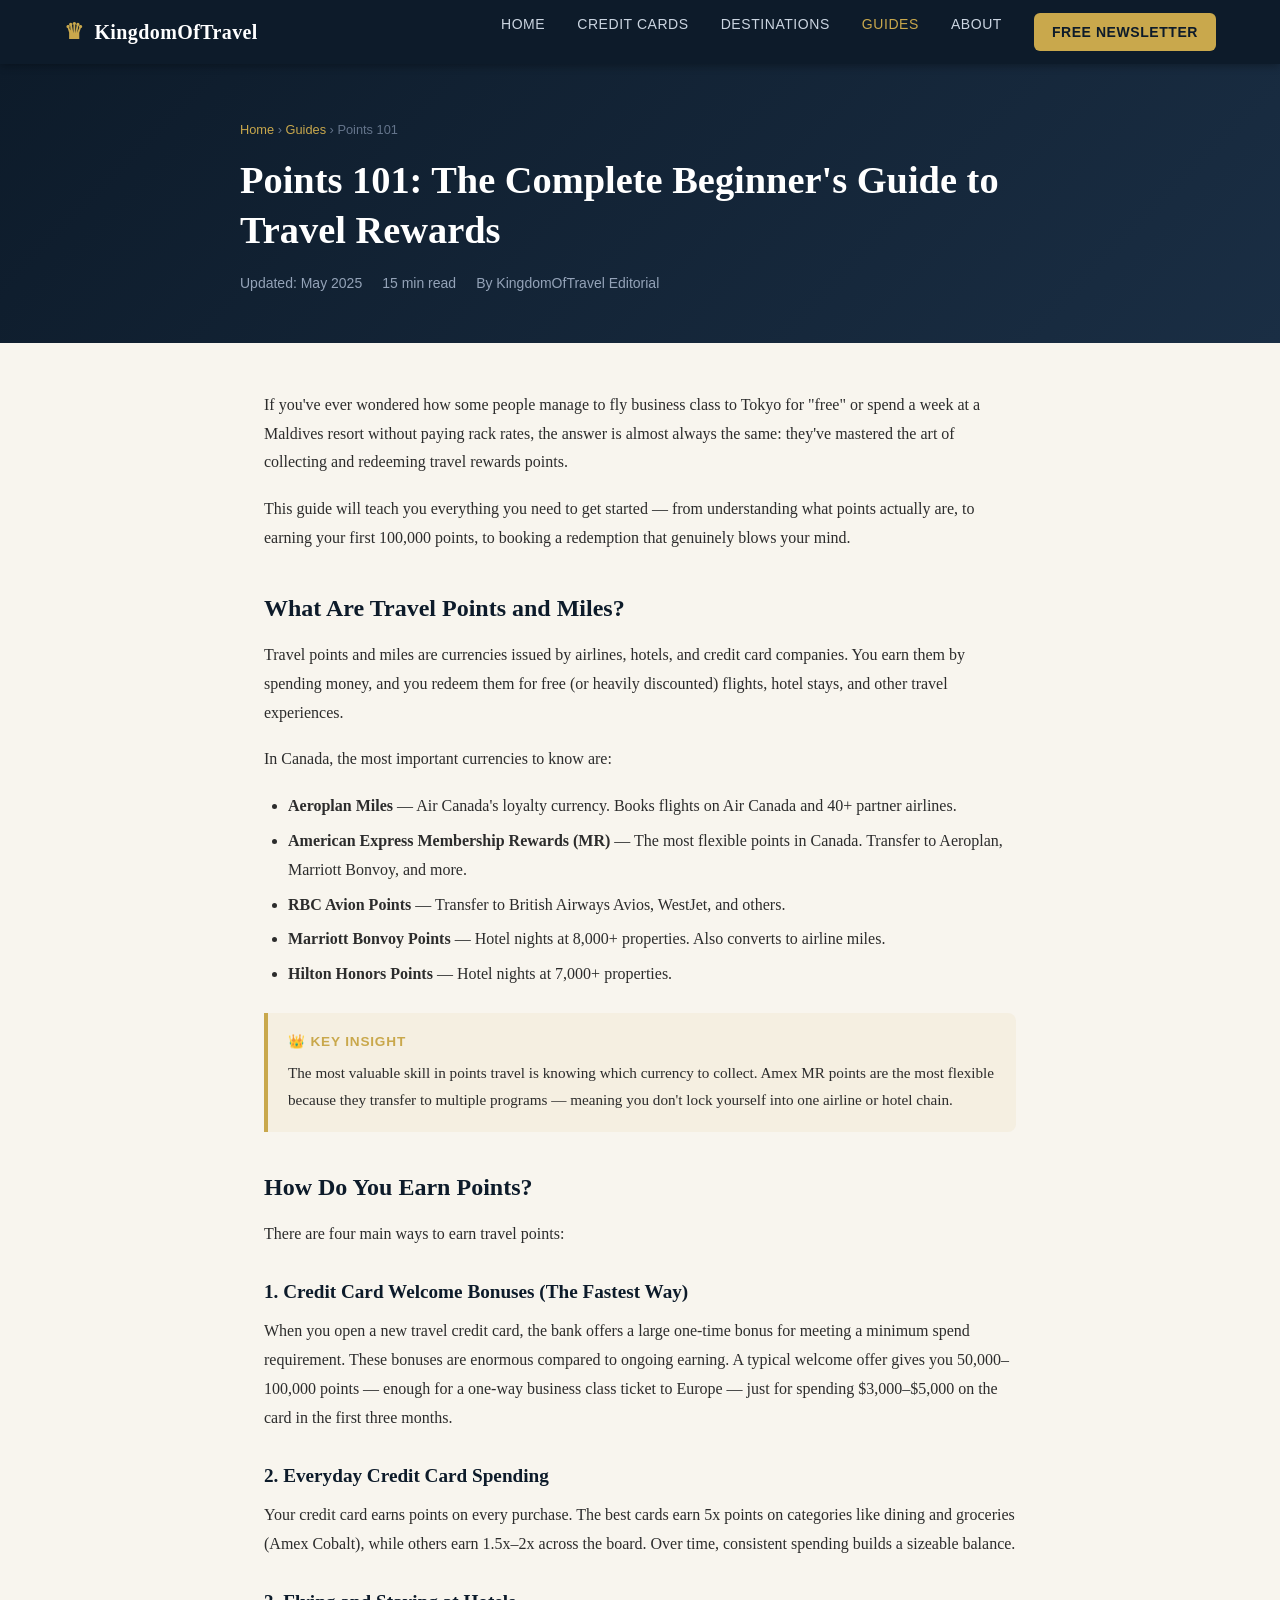
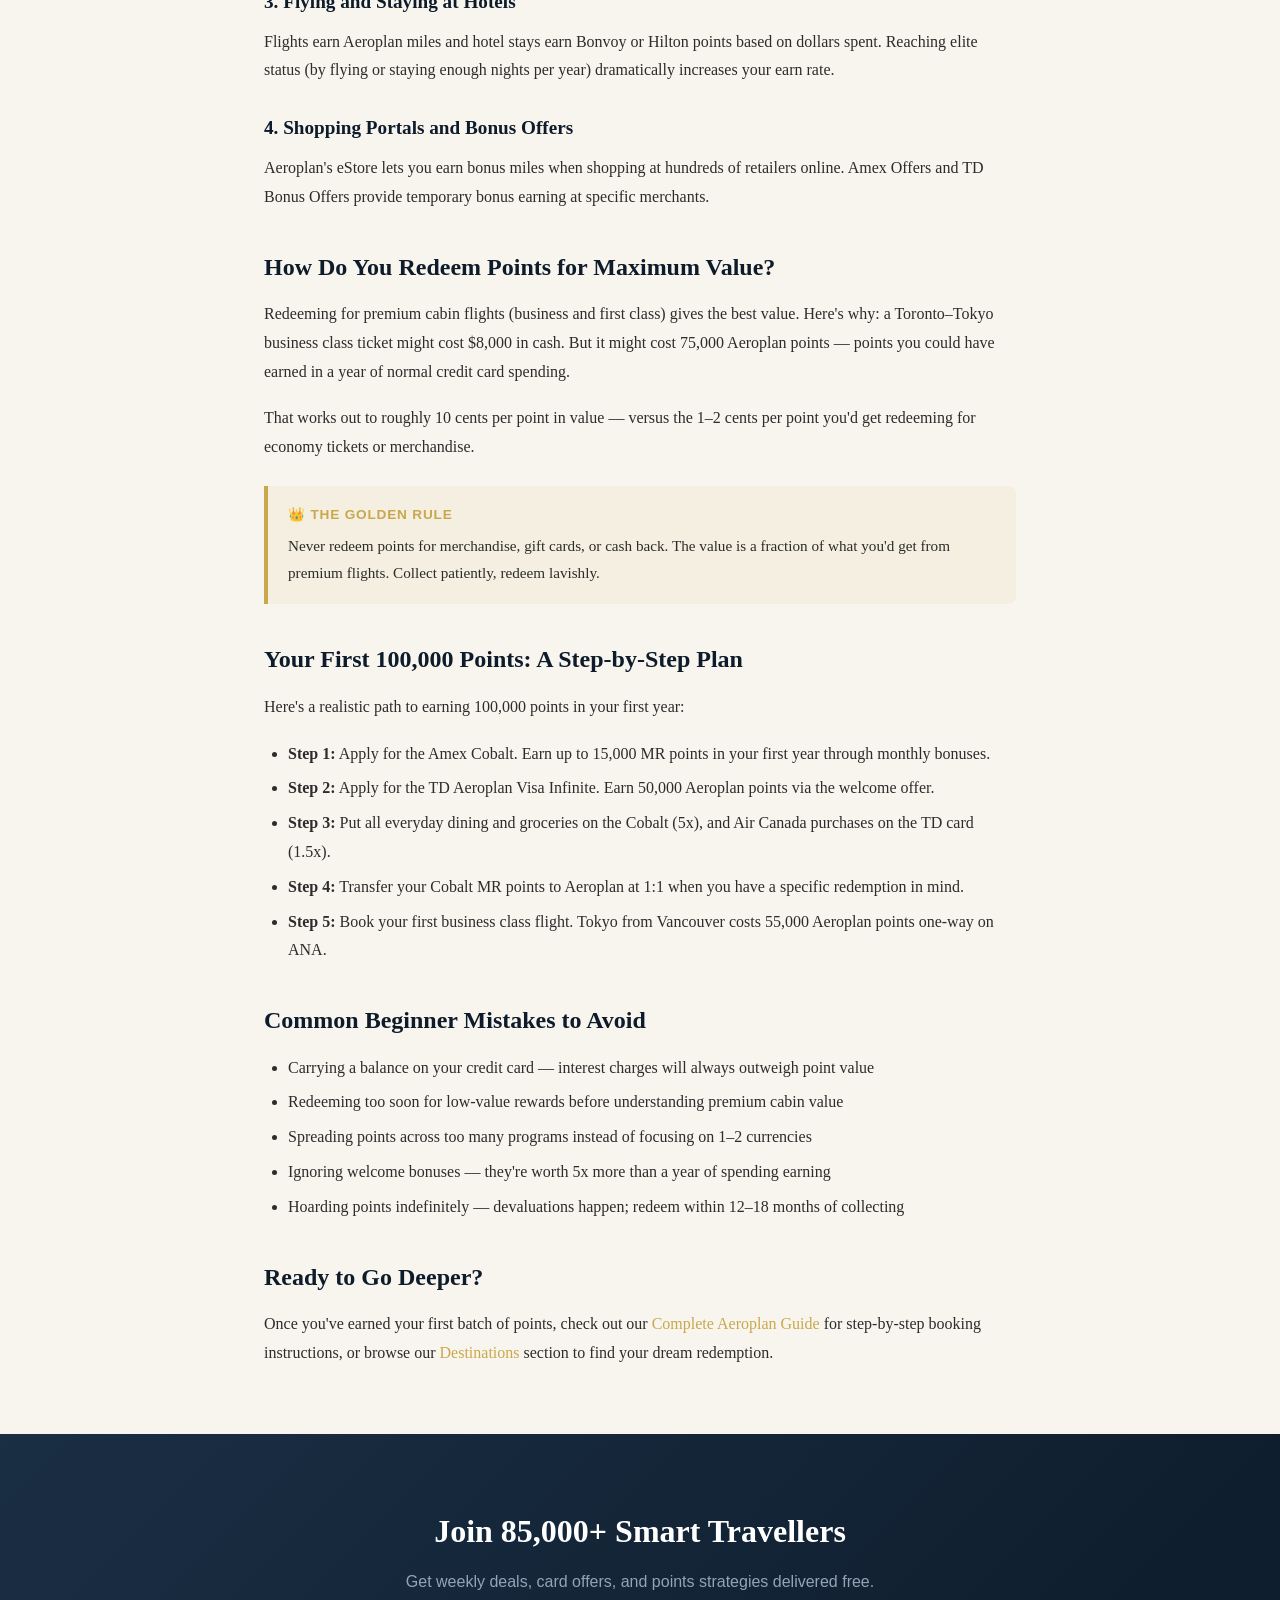
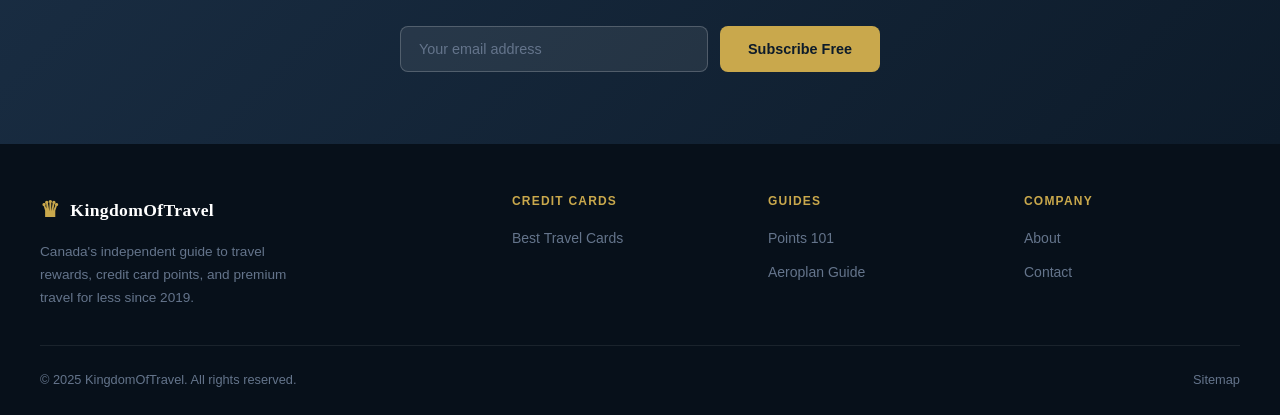
<file: guides/points-101.html>
<!DOCTYPE html>
<html lang="en">
<head>
  <meta charset="UTF-8" />
  <meta name="viewport" content="width=device-width, initial-scale=1.0" />
  <title>Points 101: The Beginner's Guide to Travel Rewards — KingdomOfTravel</title>
  <meta name="description" content="Everything you need to know about earning and redeeming travel points and miles in Canada. Start here if you're new to the points game." />
  <link rel="canonical" href="https://kingdomoftravel.ca/guides/points-101" />
  <link rel="stylesheet" href="../assets/style.css" />
</head>
<body>

  <header>
    <div class="header-inner">
      <a href="../index.html" class="logo"><span class="crown">♛</span> KingdomOfTravel</a>
      <nav id="main-nav">
        <a href="../index.html">Home</a>
        <a href="../credit-cards.html">Credit Cards</a>
        <a href="../destinations.html">Destinations</a>
        <a href="points-101.html" class="active">Guides</a>
        <a href="../about.html">About</a>
        <a href="../newsletter.html" class="nav-cta">Free Newsletter</a>
      </nav>
      <div class="hamburger" onclick="toggleNav()"><span></span><span></span><span></span></div>
    </div>
  </header>

  <section class="page-hero">
    <div class="page-hero-inner">
      <div class="breadcrumb"><a href="../index.html">Home</a> › <a href="points-101.html">Guides</a> › Points 101</div>
      <h1>Points 101: The Complete Beginner's Guide to Travel Rewards</h1>
      <div class="meta">
        <span>Updated: May 2025</span>
        <span>15 min read</span>
        <span>By KingdomOfTravel Editorial</span>
      </div>
    </div>
  </section>

  <div class="article-body">

    <p>If you've ever wondered how some people manage to fly business class to Tokyo for "free" or spend a week at a Maldives resort without paying rack rates, the answer is almost always the same: they've mastered the art of collecting and redeeming travel rewards points.</p>

    <p>This guide will teach you everything you need to get started — from understanding what points actually are, to earning your first 100,000 points, to booking a redemption that genuinely blows your mind.</p>

    <h2>What Are Travel Points and Miles?</h2>

    <p>Travel points and miles are currencies issued by airlines, hotels, and credit card companies. You earn them by spending money, and you redeem them for free (or heavily discounted) flights, hotel stays, and other travel experiences.</p>

    <p>In Canada, the most important currencies to know are:</p>

    <ul>
      <li><strong>Aeroplan Miles</strong> — Air Canada's loyalty currency. Books flights on Air Canada and 40+ partner airlines.</li>
      <li><strong>American Express Membership Rewards (MR)</strong> — The most flexible points in Canada. Transfer to Aeroplan, Marriott Bonvoy, and more.</li>
      <li><strong>RBC Avion Points</strong> — Transfer to British Airways Avios, WestJet, and others.</li>
      <li><strong>Marriott Bonvoy Points</strong> — Hotel nights at 8,000+ properties. Also converts to airline miles.</li>
      <li><strong>Hilton Honors Points</strong> — Hotel nights at 7,000+ properties.</li>
    </ul>

    <div class="tip-box">
      <strong>👑 Key Insight</strong>
      <p>The most valuable skill in points travel is knowing which currency to collect. Amex MR points are the most flexible because they transfer to multiple programs — meaning you don't lock yourself into one airline or hotel chain.</p>
    </div>

    <h2>How Do You Earn Points?</h2>

    <p>There are four main ways to earn travel points:</p>

    <h3>1. Credit Card Welcome Bonuses (The Fastest Way)</h3>
    <p>When you open a new travel credit card, the bank offers a large one-time bonus for meeting a minimum spend requirement. These bonuses are enormous compared to ongoing earning. A typical welcome offer gives you 50,000–100,000 points — enough for a one-way business class ticket to Europe — just for spending $3,000–$5,000 on the card in the first three months.</p>

    <h3>2. Everyday Credit Card Spending</h3>
    <p>Your credit card earns points on every purchase. The best cards earn 5x points on categories like dining and groceries (Amex Cobalt), while others earn 1.5x–2x across the board. Over time, consistent spending builds a sizeable balance.</p>

    <h3>3. Flying and Staying at Hotels</h3>
    <p>Flights earn Aeroplan miles and hotel stays earn Bonvoy or Hilton points based on dollars spent. Reaching elite status (by flying or staying enough nights per year) dramatically increases your earn rate.</p>

    <h3>4. Shopping Portals and Bonus Offers</h3>
    <p>Aeroplan's eStore lets you earn bonus miles when shopping at hundreds of retailers online. Amex Offers and TD Bonus Offers provide temporary bonus earning at specific merchants.</p>

    <h2>How Do You Redeem Points for Maximum Value?</h2>

    <p>Redeeming for premium cabin flights (business and first class) gives the best value. Here's why: a Toronto–Tokyo business class ticket might cost $8,000 in cash. But it might cost 75,000 Aeroplan points — points you could have earned in a year of normal credit card spending.</p>

    <p>That works out to roughly 10 cents per point in value — versus the 1–2 cents per point you'd get redeeming for economy tickets or merchandise.</p>

    <div class="tip-box">
      <strong>👑 The Golden Rule</strong>
      <p>Never redeem points for merchandise, gift cards, or cash back. The value is a fraction of what you'd get from premium flights. Collect patiently, redeem lavishly.</p>
    </div>

    <h2>Your First 100,000 Points: A Step-by-Step Plan</h2>

    <p>Here's a realistic path to earning 100,000 points in your first year:</p>

    <ul>
      <li><strong>Step 1:</strong> Apply for the Amex Cobalt. Earn up to 15,000 MR points in your first year through monthly bonuses.</li>
      <li><strong>Step 2:</strong> Apply for the TD Aeroplan Visa Infinite. Earn 50,000 Aeroplan points via the welcome offer.</li>
      <li><strong>Step 3:</strong> Put all everyday dining and groceries on the Cobalt (5x), and Air Canada purchases on the TD card (1.5x).</li>
      <li><strong>Step 4:</strong> Transfer your Cobalt MR points to Aeroplan at 1:1 when you have a specific redemption in mind.</li>
      <li><strong>Step 5:</strong> Book your first business class flight. Tokyo from Vancouver costs 55,000 Aeroplan points one-way on ANA.</li>
    </ul>

    <h2>Common Beginner Mistakes to Avoid</h2>

    <ul>
      <li>Carrying a balance on your credit card — interest charges will always outweigh point value</li>
      <li>Redeeming too soon for low-value rewards before understanding premium cabin value</li>
      <li>Spreading points across too many programs instead of focusing on 1–2 currencies</li>
      <li>Ignoring welcome bonuses — they're worth 5x more than a year of spending earning</li>
      <li>Hoarding points indefinitely — devaluations happen; redeem within 12–18 months of collecting</li>
    </ul>

    <h2>Ready to Go Deeper?</h2>
    <p>Once you've earned your first batch of points, check out our <a href="aeroplan-guide.html" style="color: var(--gold);">Complete Aeroplan Guide</a> for step-by-step booking instructions, or browse our <a href="../destinations.html" style="color: var(--gold);">Destinations</a> section to find your dream redemption.</p>

  </div>

  <section class="newsletter-section">
    <div class="section-inner">
      <h2>Join 85,000+ Smart Travellers</h2>
      <p>Get weekly deals, card offers, and points strategies delivered free.</p>
      <form class="newsletter-form" onsubmit="return false;">
        <input type="email" placeholder="Your email address" />
        <button type="submit" class="btn-primary">Subscribe Free</button>
      </form>
    </div>
  </section>

  <footer>
    <div class="footer-inner">
      <div class="footer-top">
        <div class="footer-brand">
          <div class="logo"><span class="crown">♛</span> KingdomOfTravel</div>
          <p>Canada's independent guide to travel rewards, credit card points, and premium travel for less since 2019.</p>
        </div>
        <div class="footer-col">
          <h4>Credit Cards</h4>
          <ul>
            <li><a href="../credit-cards.html">Best Travel Cards</a></li>
          </ul>
        </div>
        <div class="footer-col">
          <h4>Guides</h4>
          <ul>
            <li><a href="points-101.html">Points 101</a></li>
            <li><a href="aeroplan-guide.html">Aeroplan Guide</a></li>
          </ul>
        </div>
        <div class="footer-col">
          <h4>Company</h4>
          <ul>
            <li><a href="../about.html">About</a></li>
            <li><a href="../contact.html">Contact</a></li>
          </ul>
        </div>
      </div>
      <div class="footer-bottom">
        <span>© 2025 KingdomOfTravel. All rights reserved.</span>
        <span><a href="../sitemap.xml">Sitemap</a></span>
      </div>
    </div>
  </footer>

  <script>function toggleNav(){document.getElementById('main-nav').classList.toggle('open');}</script>
</body>
</html>
</file>
<file: assets/style.css>
/* KingdomOfTravel — Core Stylesheet */

:root {
  --navy: #0D1B2A;
  --navy-mid: #1A2E44;
  --gold: #C9A84C;
  --gold-light: #E8C876;
  --cream: #F8F5EE;
  --white: #FFFFFF;
  --text: #2C2C2C;
  --text-light: #6B7280;
  --border: #E5E0D5;
  --card-bg: #FFFFFF;
  --radius: 10px;
  --shadow: 0 2px 12px rgba(0,0,0,0.08);
}

* { box-sizing: border-box; margin: 0; padding: 0; }

body {
  font-family: 'Georgia', serif;
  color: var(--text);
  background: var(--cream);
  line-height: 1.6;
}

a { color: inherit; text-decoration: none; }
img { max-width: 100%; display: block; }

/* ── Header ── */
header {
  background: var(--navy);
  position: sticky;
  top: 0;
  z-index: 100;
  box-shadow: 0 2px 8px rgba(0,0,0,0.3);
}

.header-inner {
  max-width: 1200px;
  margin: 0 auto;
  padding: 0 24px;
  display: flex;
  align-items: center;
  justify-content: space-between;
  height: 64px;
}

.logo {
  display: flex;
  align-items: center;
  gap: 10px;
  color: var(--white);
  font-size: 1.25rem;
  font-weight: 700;
  letter-spacing: 0.02em;
}

.logo .crown { color: var(--gold); font-size: 1.4rem; }

nav { display: flex; gap: 32px; }
nav a {
  color: #CBD5E1;
  font-family: 'Arial', sans-serif;
  font-size: 0.875rem;
  letter-spacing: 0.04em;
  text-transform: uppercase;
  transition: color 0.2s;
}
nav a:hover, nav a.active { color: var(--gold); }

.nav-cta {
  background: var(--gold);
  color: var(--navy) !important;
  padding: 8px 18px;
  border-radius: 6px;
  font-weight: 700;
  transition: background 0.2s !important;
}
.nav-cta:hover { background: var(--gold-light) !important; }

.hamburger { display: none; flex-direction: column; gap: 5px; cursor: pointer; }
.hamburger span { display: block; width: 24px; height: 2px; background: var(--white); transition: 0.3s; }

/* ── Hero ── */
.hero {
  background: linear-gradient(135deg, var(--navy) 0%, var(--navy-mid) 60%, #1e3a5f 100%);
  color: var(--white);
  padding: 80px 24px 72px;
  text-align: center;
  position: relative;
  overflow: hidden;
}

.hero::before {
  content: '';
  position: absolute;
  inset: 0;
  background: url("data:image/svg+xml,%3Csvg width='60' height='60' viewBox='0 0 60 60' xmlns='http://www.w3.org/2000/svg'%3E%3Cg fill='none' fill-rule='evenodd'%3E%3Cg fill='%23C9A84C' fill-opacity='0.04'%3E%3Cpath d='M36 34v-4h-2v4h-4v2h4v4h2v-4h4v-2h-4zm0-30V0h-2v4h-4v2h4v4h2V6h4V4h-4zM6 34v-4H4v4H0v2h4v4h2v-4h4v-2H6zM6 4V0H4v4H0v2h4v4h2V6h4V4H6z'/%3E%3C/g%3E%3C/g%3E%3C/svg%3E");
}

.hero-content { position: relative; max-width: 780px; margin: 0 auto; }

.hero-eyebrow {
  display: inline-flex;
  align-items: center;
  gap: 8px;
  background: rgba(201, 168, 76, 0.15);
  border: 1px solid rgba(201, 168, 76, 0.4);
  color: var(--gold-light);
  font-family: 'Arial', sans-serif;
  font-size: 0.78rem;
  letter-spacing: 0.1em;
  text-transform: uppercase;
  padding: 6px 14px;
  border-radius: 20px;
  margin-bottom: 20px;
}

.hero h1 {
  font-size: clamp(2rem, 5vw, 3.2rem);
  font-weight: 700;
  line-height: 1.2;
  margin-bottom: 20px;
  color: var(--white);
}

.hero h1 em { color: var(--gold); font-style: normal; }

.hero-sub {
  font-family: 'Arial', sans-serif;
  font-size: 1.1rem;
  color: #94A3B8;
  max-width: 560px;
  margin: 0 auto 36px;
}

.hero-actions { display: flex; gap: 14px; justify-content: center; flex-wrap: wrap; }

.btn-primary {
  background: var(--gold);
  color: var(--navy);
  font-family: 'Arial', sans-serif;
  font-weight: 700;
  font-size: 0.9rem;
  padding: 14px 28px;
  border-radius: 8px;
  transition: background 0.2s, transform 0.15s;
  border: none;
  cursor: pointer;
}
.btn-primary:hover { background: var(--gold-light); transform: translateY(-1px); }

.btn-secondary {
  background: transparent;
  color: var(--white);
  font-family: 'Arial', sans-serif;
  font-weight: 600;
  font-size: 0.9rem;
  padding: 14px 28px;
  border-radius: 8px;
  border: 1.5px solid rgba(255,255,255,0.3);
  transition: border-color 0.2s, transform 0.15s;
  cursor: pointer;
}
.btn-secondary:hover { border-color: var(--gold); color: var(--gold); transform: translateY(-1px); }

.hero-stats {
  display: flex;
  justify-content: center;
  gap: 48px;
  margin-top: 52px;
  padding-top: 32px;
  border-top: 1px solid rgba(255,255,255,0.1);
  flex-wrap: wrap;
}

.stat-item { text-align: center; }
.stat-number { font-size: 2rem; font-weight: 700; color: var(--gold); }
.stat-label { font-family: 'Arial', sans-serif; font-size: 0.82rem; color: #94A3B8; margin-top: 4px; letter-spacing: 0.06em; text-transform: uppercase; }

/* ── Section Base ── */
section { padding: 64px 24px; }
.section-inner { max-width: 1200px; margin: 0 auto; }

.section-header { text-align: center; margin-bottom: 44px; }
.section-header h2 { font-size: clamp(1.6rem, 3vw, 2.1rem); color: var(--navy); margin-bottom: 10px; }
.section-header p { font-family: 'Arial', sans-serif; color: var(--text-light); max-width: 520px; margin: 0 auto; }
.section-header .eyebrow {
  font-family: 'Arial', sans-serif;
  font-size: 0.75rem;
  letter-spacing: 0.12em;
  text-transform: uppercase;
  color: var(--gold);
  font-weight: 700;
  margin-bottom: 8px;
  display: block;
}

/* ── Card Grid ── */
.card-grid { display: grid; gap: 28px; }
.card-grid-3 { grid-template-columns: repeat(3, 1fr); }
.card-grid-2 { grid-template-columns: repeat(2, 1fr); }

.card {
  background: var(--card-bg);
  border-radius: var(--radius);
  box-shadow: var(--shadow);
  overflow: hidden;
  transition: transform 0.2s, box-shadow 0.2s;
  border: 1px solid var(--border);
}
.card:hover { transform: translateY(-3px); box-shadow: 0 8px 24px rgba(0,0,0,0.12); }

.card-img {
  width: 100%;
  height: 200px;
  object-fit: cover;
}

.card-img-placeholder {
  width: 100%;
  height: 200px;
  display: flex;
  align-items: center;
  justify-content: center;
  font-size: 3rem;
}

.card-body { padding: 20px; }
.card-tag {
  display: inline-block;
  font-family: 'Arial', sans-serif;
  font-size: 0.7rem;
  letter-spacing: 0.08em;
  text-transform: uppercase;
  color: var(--gold);
  font-weight: 700;
  margin-bottom: 8px;
}
.card h3 { font-size: 1.05rem; line-height: 1.4; color: var(--navy); margin-bottom: 8px; }
.card p { font-family: 'Arial', sans-serif; font-size: 0.875rem; color: var(--text-light); line-height: 1.6; }
.card-meta { font-family: 'Arial', sans-serif; font-size: 0.78rem; color: #9CA3AF; margin-top: 12px; }

.card-link {
  display: inline-flex;
  align-items: center;
  gap: 6px;
  font-family: 'Arial', sans-serif;
  font-size: 0.85rem;
  color: var(--gold);
  font-weight: 600;
  margin-top: 14px;
  transition: gap 0.2s;
}
.card-link:hover { gap: 10px; }

/* ── Featured Article ── */
.featured-article {
  display: grid;
  grid-template-columns: 1fr 1fr;
  gap: 0;
  background: var(--card-bg);
  border-radius: var(--radius);
  overflow: hidden;
  box-shadow: var(--shadow);
  border: 1px solid var(--border);
  margin-bottom: 44px;
}

.featured-img-placeholder {
  min-height: 360px;
  display: flex;
  align-items: center;
  justify-content: center;
  font-size: 5rem;
}

.featured-body {
  padding: 40px 36px;
  display: flex;
  flex-direction: column;
  justify-content: center;
}

.featured-body .card-tag { font-size: 0.75rem; }
.featured-body h2 { font-size: 1.7rem; line-height: 1.3; color: var(--navy); margin-bottom: 14px; }
.featured-body p { font-family: 'Arial', sans-serif; color: var(--text-light); margin-bottom: 20px; }

/* ── Credit Card Section ── */
.cc-section { background: var(--navy); color: var(--white); }
.cc-section .section-header h2 { color: var(--white); }
.cc-section .section-header p { color: #94A3B8; }

.cc-card {
  background: rgba(255,255,255,0.06);
  border: 1px solid rgba(201,168,76,0.25);
  border-radius: var(--radius);
  padding: 24px;
  transition: transform 0.2s, background 0.2s;
}
.cc-card:hover { transform: translateY(-3px); background: rgba(255,255,255,0.1); }

.cc-card-header { display: flex; align-items: center; gap: 16px; margin-bottom: 16px; }
.cc-icon {
  width: 52px;
  height: 36px;
  background: linear-gradient(135deg, var(--gold), var(--gold-light));
  border-radius: 6px;
  display: flex;
  align-items: center;
  justify-content: center;
  font-size: 1.2rem;
  flex-shrink: 0;
}
.cc-name { font-size: 1rem; font-weight: 700; color: var(--white); }
.cc-bank { font-family: 'Arial', sans-serif; font-size: 0.8rem; color: #94A3B8; }

.cc-bonus {
  background: rgba(201,168,76,0.15);
  border: 1px solid rgba(201,168,76,0.3);
  border-radius: 6px;
  padding: 10px 14px;
  margin-bottom: 14px;
}
.cc-bonus-label { font-family: 'Arial', sans-serif; font-size: 0.72rem; text-transform: uppercase; letter-spacing: 0.08em; color: var(--gold); margin-bottom: 2px; }
.cc-bonus-value { font-size: 1.1rem; font-weight: 700; color: var(--white); }

.cc-perks { list-style: none; }
.cc-perks li {
  font-family: 'Arial', sans-serif;
  font-size: 0.85rem;
  color: #CBD5E1;
  padding: 5px 0;
  border-bottom: 1px solid rgba(255,255,255,0.06);
  display: flex;
  align-items: flex-start;
  gap: 8px;
}
.cc-perks li::before { content: '✦'; color: var(--gold); font-size: 0.6rem; margin-top: 4px; flex-shrink: 0; }
.cc-perks li:last-child { border-bottom: none; }

.cc-footer { margin-top: 16px; display: flex; justify-content: space-between; align-items: center; }
.cc-annual { font-family: 'Arial', sans-serif; font-size: 0.8rem; color: #94A3B8; }
.cc-rating { color: var(--gold); font-size: 0.9rem; }

/* ── Destinations ── */
.dest-grid {
  display: grid;
  grid-template-columns: repeat(4, 1fr);
  gap: 20px;
}

.dest-card {
  border-radius: var(--radius);
  overflow: hidden;
  position: relative;
  aspect-ratio: 3/4;
  cursor: pointer;
}

.dest-img-placeholder {
  width: 100%;
  height: 100%;
  display: flex;
  align-items: center;
  justify-content: center;
  font-size: 3.5rem;
  transition: transform 0.3s;
}

.dest-card:hover .dest-img-placeholder { transform: scale(1.05); }

.dest-overlay {
  position: absolute;
  bottom: 0;
  left: 0;
  right: 0;
  background: linear-gradient(transparent, rgba(13,27,42,0.9));
  padding: 28px 16px 16px;
  color: var(--white);
}
.dest-name { font-size: 1.05rem; font-weight: 700; }
.dest-tag { font-family: 'Arial', sans-serif; font-size: 0.75rem; color: var(--gold); }

/* ── Newsletter ── */
.newsletter-section {
  background: linear-gradient(135deg, var(--navy-mid), var(--navy));
  color: var(--white);
  text-align: center;
  padding: 72px 24px;
}

.newsletter-section h2 { font-size: 2rem; margin-bottom: 12px; color: var(--white); }
.newsletter-section p { font-family: 'Arial', sans-serif; color: #94A3B8; margin-bottom: 32px; }

.newsletter-form {
  display: flex;
  gap: 12px;
  justify-content: center;
  max-width: 480px;
  margin: 0 auto;
  flex-wrap: wrap;
}

.newsletter-form input {
  flex: 1;
  min-width: 220px;
  padding: 14px 18px;
  border-radius: 8px;
  border: 1.5px solid rgba(255,255,255,0.2);
  background: rgba(255,255,255,0.08);
  color: var(--white);
  font-family: 'Arial', sans-serif;
  font-size: 0.9rem;
  outline: none;
}
.newsletter-form input::placeholder { color: #64748B; }
.newsletter-form input:focus { border-color: var(--gold); }

/* ── Footer ── */
footer {
  background: #07101A;
  color: #64748B;
  padding: 48px 24px 24px;
}

.footer-inner { max-width: 1200px; margin: 0 auto; }

.footer-top {
  display: grid;
  grid-template-columns: 2fr 1fr 1fr 1fr;
  gap: 40px;
  padding-bottom: 36px;
  border-bottom: 1px solid rgba(255,255,255,0.08);
}

.footer-brand .logo { font-size: 1.1rem; margin-bottom: 12px; }
.footer-brand p { font-family: 'Arial', sans-serif; font-size: 0.85rem; line-height: 1.7; max-width: 280px; }

.footer-col h4 {
  font-family: 'Arial', sans-serif;
  font-size: 0.75rem;
  text-transform: uppercase;
  letter-spacing: 0.1em;
  color: var(--gold);
  margin-bottom: 14px;
}

.footer-col ul { list-style: none; }
.footer-col ul li { margin-bottom: 8px; }
.footer-col ul li a {
  font-family: 'Arial', sans-serif;
  font-size: 0.875rem;
  color: #64748B;
  transition: color 0.2s;
}
.footer-col ul li a:hover { color: var(--white); }

.footer-bottom {
  display: flex;
  justify-content: space-between;
  align-items: center;
  padding-top: 24px;
  font-family: 'Arial', sans-serif;
  font-size: 0.8rem;
  flex-wrap: wrap;
  gap: 8px;
}

.footer-bottom a { color: #64748B; }
.footer-bottom a:hover { color: var(--white); }

/* ── Article / Inner Page ── */
.page-hero {
  background: linear-gradient(135deg, var(--navy), var(--navy-mid));
  color: var(--white);
  padding: 56px 24px 48px;
}
.page-hero-inner { max-width: 800px; margin: 0 auto; }
.breadcrumb { font-family: 'Arial', sans-serif; font-size: 0.8rem; color: #64748B; margin-bottom: 16px; }
.breadcrumb a { color: var(--gold); }
.page-hero h1 { font-size: clamp(1.6rem, 4vw, 2.4rem); line-height: 1.3; margin-bottom: 16px; }
.page-hero .meta { font-family: 'Arial', sans-serif; font-size: 0.875rem; color: #94A3B8; display: flex; gap: 20px; flex-wrap: wrap; }

.article-body { max-width: 800px; margin: 0 auto; padding: 48px 24px; }
.article-body h2 { font-size: 1.5rem; color: var(--navy); margin: 36px 0 14px; }
.article-body h3 { font-size: 1.2rem; color: var(--navy); margin: 28px 0 10px; }
.article-body p { font-size: 1rem; line-height: 1.8; color: var(--text); margin-bottom: 18px; }
.article-body ul { margin: 0 0 18px 24px; }
.article-body ul li { line-height: 1.8; margin-bottom: 6px; }

.tip-box {
  background: rgba(201,168,76,0.08);
  border-left: 4px solid var(--gold);
  border-radius: 0 8px 8px 0;
  padding: 18px 20px;
  margin: 24px 0;
}
.tip-box strong { color: var(--gold); display: block; margin-bottom: 6px; font-family: 'Arial', sans-serif; font-size: 0.85rem; text-transform: uppercase; letter-spacing: 0.06em; }
.tip-box p { margin-bottom: 0; font-size: 0.95rem; }

/* ── Responsive ── */
@media (max-width: 1024px) {
  .dest-grid { grid-template-columns: repeat(2, 1fr); }
  .footer-top { grid-template-columns: 1fr 1fr; }
  .featured-article { grid-template-columns: 1fr; }
  .featured-img-placeholder { min-height: 260px; }
}

@media (max-width: 768px) {
  nav { display: none; }
  nav.open { display: flex; flex-direction: column; position: absolute; top: 64px; left: 0; right: 0; background: var(--navy); padding: 20px 24px; gap: 18px; border-top: 1px solid rgba(255,255,255,0.1); }
  .hamburger { display: flex; }
  .card-grid-3 { grid-template-columns: 1fr; }
  .card-grid-2 { grid-template-columns: 1fr; }
  .dest-grid { grid-template-columns: repeat(2, 1fr); }
  .hero-stats { gap: 28px; }
  .footer-top { grid-template-columns: 1fr; }
  .footer-bottom { flex-direction: column; text-align: center; }
}

@media (max-width: 480px) {
  .dest-grid { grid-template-columns: 1fr 1fr; }
}
</file>
